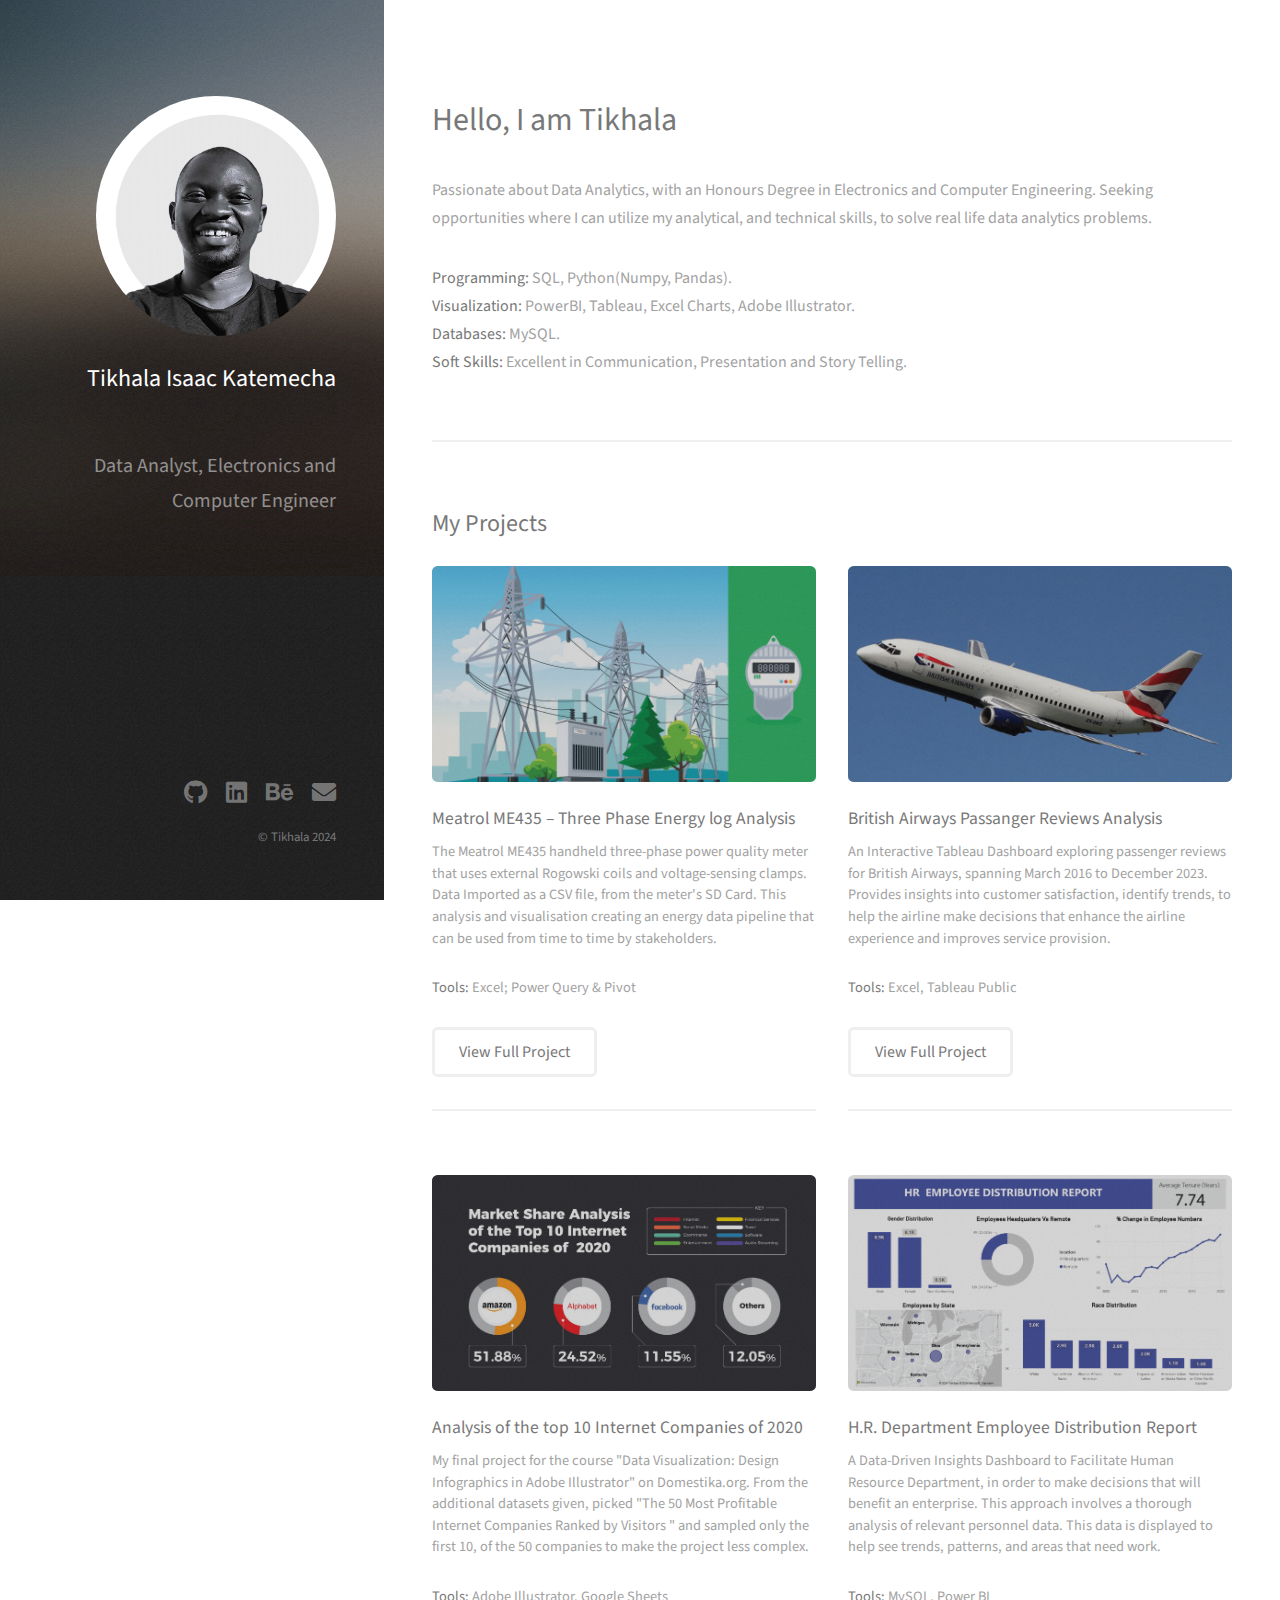
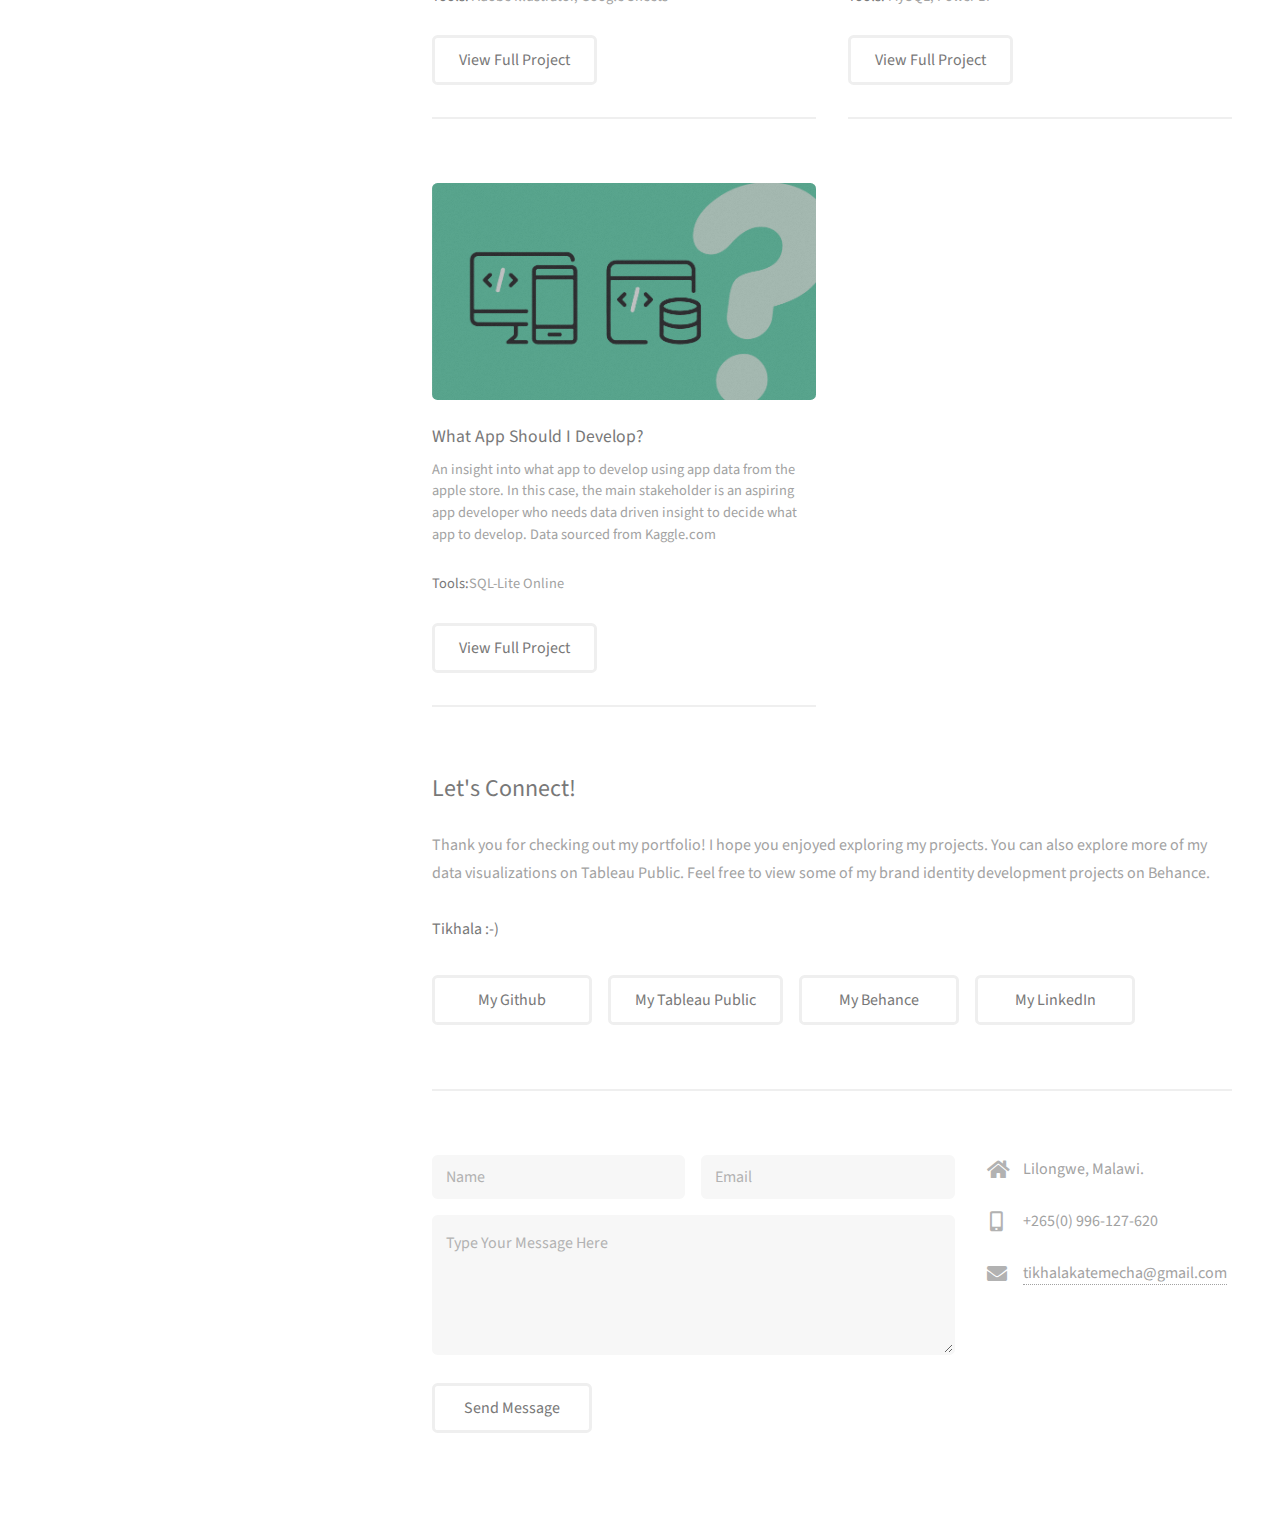
<file: index.html>
<!DOCTYPE HTML>
<!--
	Strata by HTML5 UP
	html5up.net | @ajlkn
	Free for personal and commercial use under the CCA 3.0 license (html5up.net/license)
-->
<html>
	<head>
		<title>Tikhala Portfolio</title>
		<meta charset="utf-8" />
		<meta name="viewport" content="width=device-width, initial-scale=1, user-scalable=no" />
		<link rel="stylesheet" href="assets/css/main.css" />
	</head>
	<body class="is-preload">

		<!-- Header -->
			<header id="header">
				<div class="inner">
					<a href="#" class="image avatar"><img src="images\Tikhala.jpg" alt="Display Profile Picture" /></a>
					<h2><strong>Tikhala Isaac Katemecha</strong> </h2><br><h1>Data Analyst, Electronics and Computer Engineer</h1>
				</div>
			</header>

		<!-- Main -->
			<div id="main">

				<!-- One -->
					<section id="one">
						<header class="major">
							<h2>Hello, I am Tikhala</h2>
						</header>
						<p>Passionate about Data Analytics, with an Honours Degree in Electronics and Computer Engineering. Seeking opportunities where I can utilize my analytical, and technical skills, to solve real life data analytics problems.</p>
						<p><strong>Programming: </strong>SQL, Python(Numpy, Pandas).<br>
						<strong>Visualization: </strong> PowerBI, Tableau, Excel Charts, Adobe Illustrator.<br>
						<strong>Databases:</strong> MySQL.<br>
						<strong>Soft Skills:</strong> Excellent in Communication, Presentation and Story Telling.</p>
					</section>

				<!-- Two -->
					<section id="two">
						<h2>My Projects</h2>
						<div class="row">
							<article class="col-6 col-12-xsmall work-item">
								<a class="image fit thumb"><img src="images/thumbs/Project5.png" alt="Project5 Thumbnail" /></a>
								<h3>Meatrol ME435 – Three Phase Energy log Analysis</h3>
								<p>The Meatrol ME435 handheld three-phase power quality meter that uses external Rogowski coils and voltage-sensing clamps. Data Imported as a CSV file, from the meter's SD Card. This analysis and visualisation creating an energy data pipeline that can be used from time to time by stakeholders.

								</p>
								<br>
								<p><strong>Tools:</strong> Excel; Power Query & Pivot</p>
								<br>
								<ul class="actions">
									<li><a href="project5.html" class="button">View Full Project</a></li>
								</ul>
								
								<hr>
							</article>
							<article class="col-6 col-12-xsmall work-item">
								<a class="image fit thumb"><img src="images/thumbs/Project4.png" alt="Project4 Thumbnail" /></a>
								<h3>British Airways Passanger Reviews Analysis</h3>
								<p>An Interactive Tableau Dashboard exploring passenger reviews for British Airways, spanning March 2016 to December 2023. Provides insights into customer satisfaction, identify trends, to help the airline make decisions that enhance the airline experience and improves service provision.
								</p>
								<br>
								<p><strong>Tools:</strong> Excel, Tableau Public</p>
								<br>
								<ul class="actions">
									<li><a href="project4.html" class="button">View Full Project</a></li>
								</ul><hr>
							</article>
							<article class="col-6 col-12-xsmall work-item">
								<a class="image fit thumb"><img src="images/thumbs/project1.jpg" alt="Project1 Thumbnail" /></a>
								<h3>Analysis of the top 10 Internet Companies of 2020</h3>
								<p>My final project for the course "Data Visualization: Design Infographics in Adobe Illustrator" on Domestika.org. From the additional datasets given, picked "The 50 Most Profitable Internet Companies Ranked by Visitors " and sampled only the first 10, of the 50 companies to make the project less complex.</p>
								<br>
								<p><strong>Tools:</strong> Adobe Illustrator, Google Sheets</p>
								<br>
								<ul class="actions">
									<li><a href="project1.html" class="button">View Full Project</a></li>
								</ul>
								
								<hr>
							</article>
							<article class="col-6 col-12-xsmall work-item">
								<a class="image fit thumb"><img src="images/thumbs/Project2.png" alt="Project2 Thumbnail" /></a>
								<h3>H.R. Department Employee Distribution Report</h3>
								<p>A Data-Driven Insights Dashboard to Facilitate Human Resource Department, in order to make decisions that will benefit an enterprise. This approach involves a thorough analysis of relevant personnel data. This data is displayed to help see trends, patterns, and areas that need work.</p>
								<br>
								<p><strong>Tools:</strong> MySQL, Power BI</p>
								<br>
								<ul class="actions">
									<li><a href="project2.html" class="button">View Full Project</a></li>
								</ul><hr>
							</article>
							<article class="col-6 col-12-xsmall work-item">
								<a class="image fit thumb"><img src="images/thumbs/project3.png" alt="Project2 Thumbnail" /></a>
								<h3>What App Should I Develop?</h3>
								<p>An insight into what app to develop using app data from the apple store. In this case, the main stakeholder is an aspiring app developer who needs data driven insight to decide what app to develop. Data sourced from Kaggle.com</p>
								<br>
								<p><strong>Tools:</strong>SQL-Lite Online</p>
								<br>
								<ul class="actions">
									<li><a href="project3.html" class="button">View Full Project</a></li>
								</ul><hr>
							</article>
							
						</div>
						<h2>Let's Connect!</h2>
						<p>Thank you for checking out my portfolio! I hope you enjoyed exploring my projects. You can also explore more of my data visualizations on Tableau Public. Feel free to view some of my brand identity development projects on Behance. <br><br><strong>Tikhala :-)</strong> </p>
						<ul class="actions">
							<li><a href="https://github.com/tikhala" class="button">My Github</a></li>
							<li><a href="https://public.tableau.com/app/profile/tikhalakatemecha
								" class="button">My Tableau Public</a></li>
							<li><a href="https://www.behance.net/tikhala" class="button">My Behance</a></li>
							<li><a href="www.linkedin.com/in/tikhalakatemecha" class="button">My LinkedIn</a></li>
						
						</ul>
					
					</section>

				<!-- Three -->
				<section id="three">
					<div class="row">
						<div class="col-8 col-12-small">
							<form method="post" action="mailto:tikhalakatemecha@gmail.com" enctype="multipart/form-data">
								<div class="row gtr-uniform gtr-50">
									<div class="col-6 col-12-xsmall"><input type="text" name="name" id="name" placeholder="Name" /></div>
									<div class="col-6 col-12-xsmall"><input type="email" name="email" id="email" placeholder="Email" /></div>
									<div class="col-12"><textarea name="message" id="message" placeholder="Type Your Message Here" rows="4"></textarea></div>
								</div> <br>
							<ul class="actions">
								<li><input type="submit" value="Send Message" /></li>
							</ul></form>
						</div>
						<div class="col-4 col-12-small">
							<ul class="labeled-icons">
								<li>
									<h3 class="icon solid fa-home"><span class="label">Address</span></h3>
									Lilongwe, Malawi.
								</li>
								<li>
									<h3 class="icon solid fa-mobile-alt"><span class="label">Phone</span></h3>
									+265(0) 996-127-620
								</li>
								<li>
									<h3 class="icon solid fa-envelope"><span class="label">Email</span></h3>
									<a href="#">tikhalakatemecha@gmail.com</a>
								</li>
							</ul>
						</div>
					</div>
				</section>
			</div>

		<!-- Footer -->
			<footer id="footer">
				<div class="inner">
					<ul class="icons">
						
						<li><a href="https://github.com/tikhala" class="icon brands fa-github"><span class="label">Github</span></a></li>
						<li><a href="www.linkedin.com/in/tikhalakatemecha" class="icon brands fa-linkedin"><span class="label">Linkedin</span></a></li>
						<li><a href="https://www.behance.net/tikhala" class="icon brands fa-behance"><span class="label"></span></a></li>
						<li><a href="tikhalakatemecha@gmail.com" class="icon solid fa-envelope"><span class="label">Email</span></a></li>
					</ul>
					<ul class="copyright">
						<li>&copy; Tikhala 2024</li>
					</ul>
				</div>
			</footer>

		<!-- Scripts -->
			<script src="assets/js/jquery.min.js"></script>
			<script src="assets/js/jquery.poptrox.min.js"></script>
			<script src="assets/js/browser.min.js"></script>
			<script src="assets/js/breakpoints.min.js"></script>
			<script src="assets/js/util.js"></script>
			<script src="assets/js/main.js"></script>

	</body>
</html>
</file>
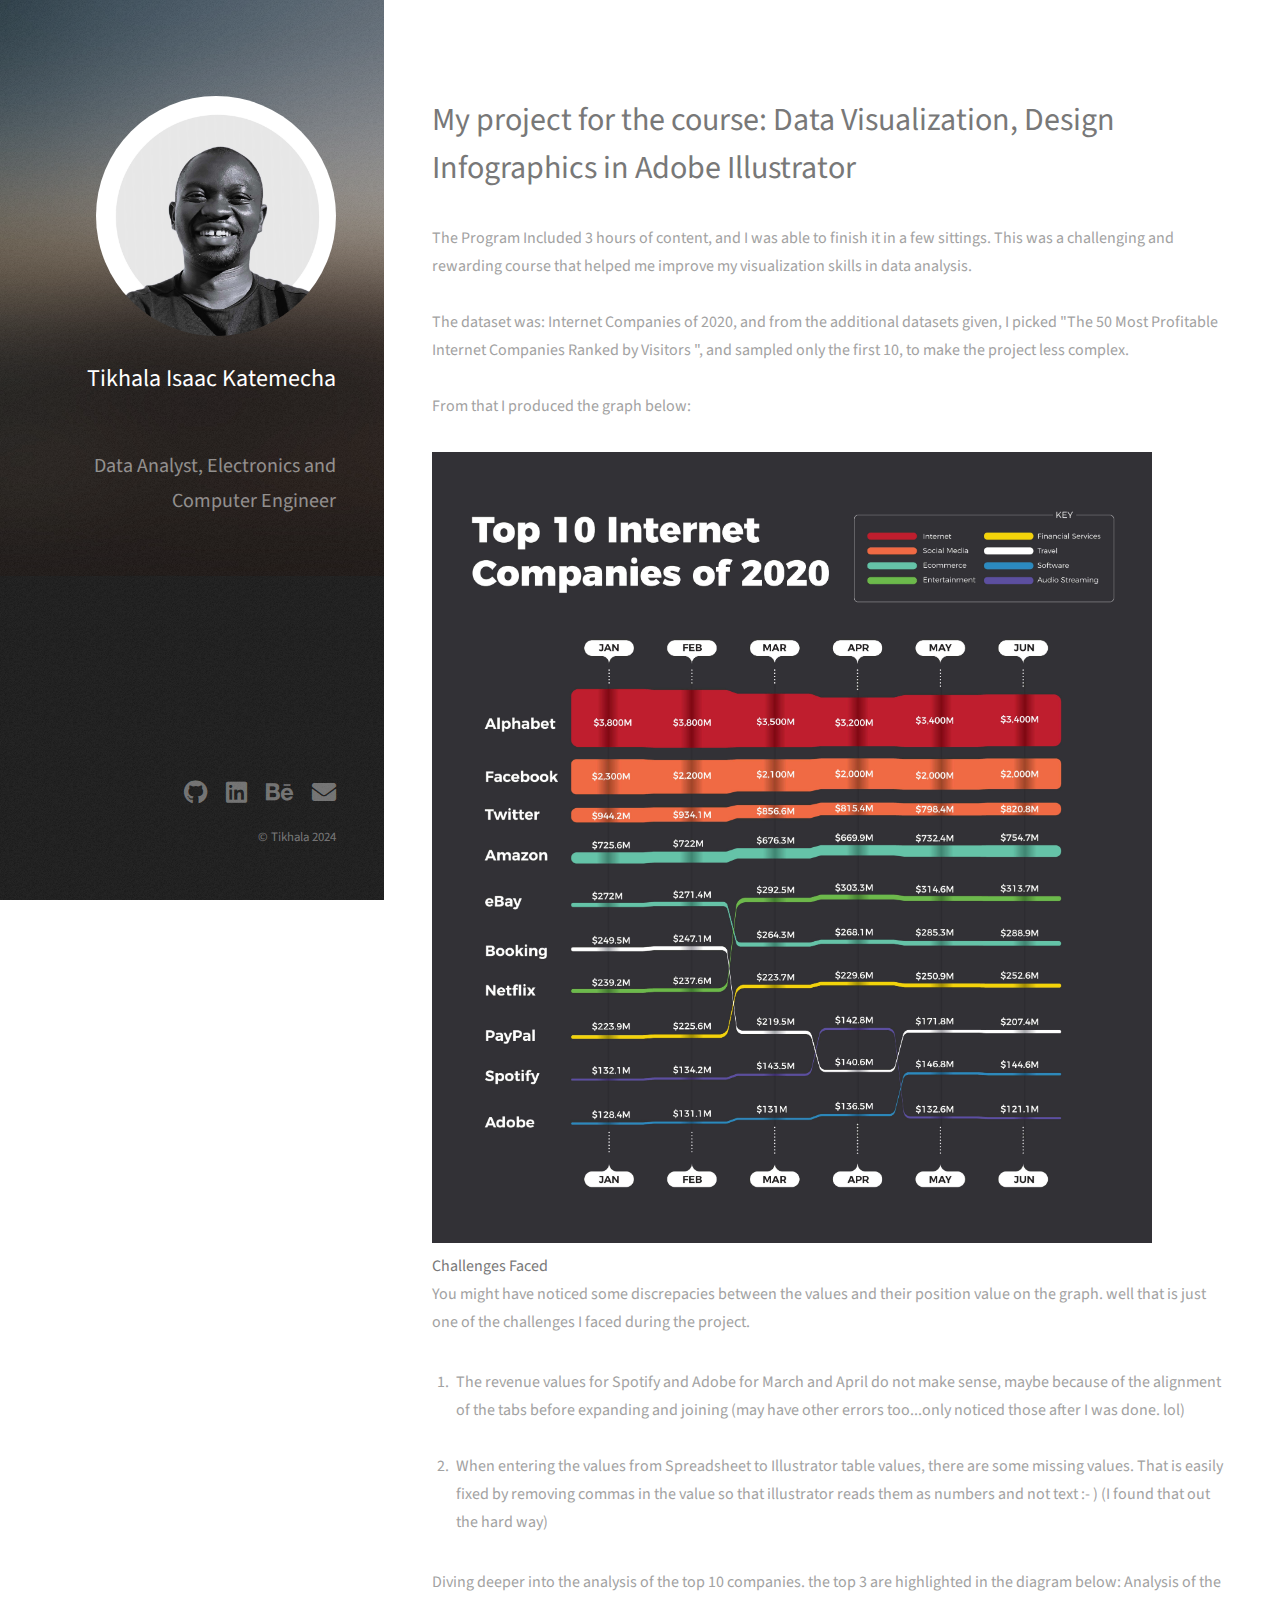
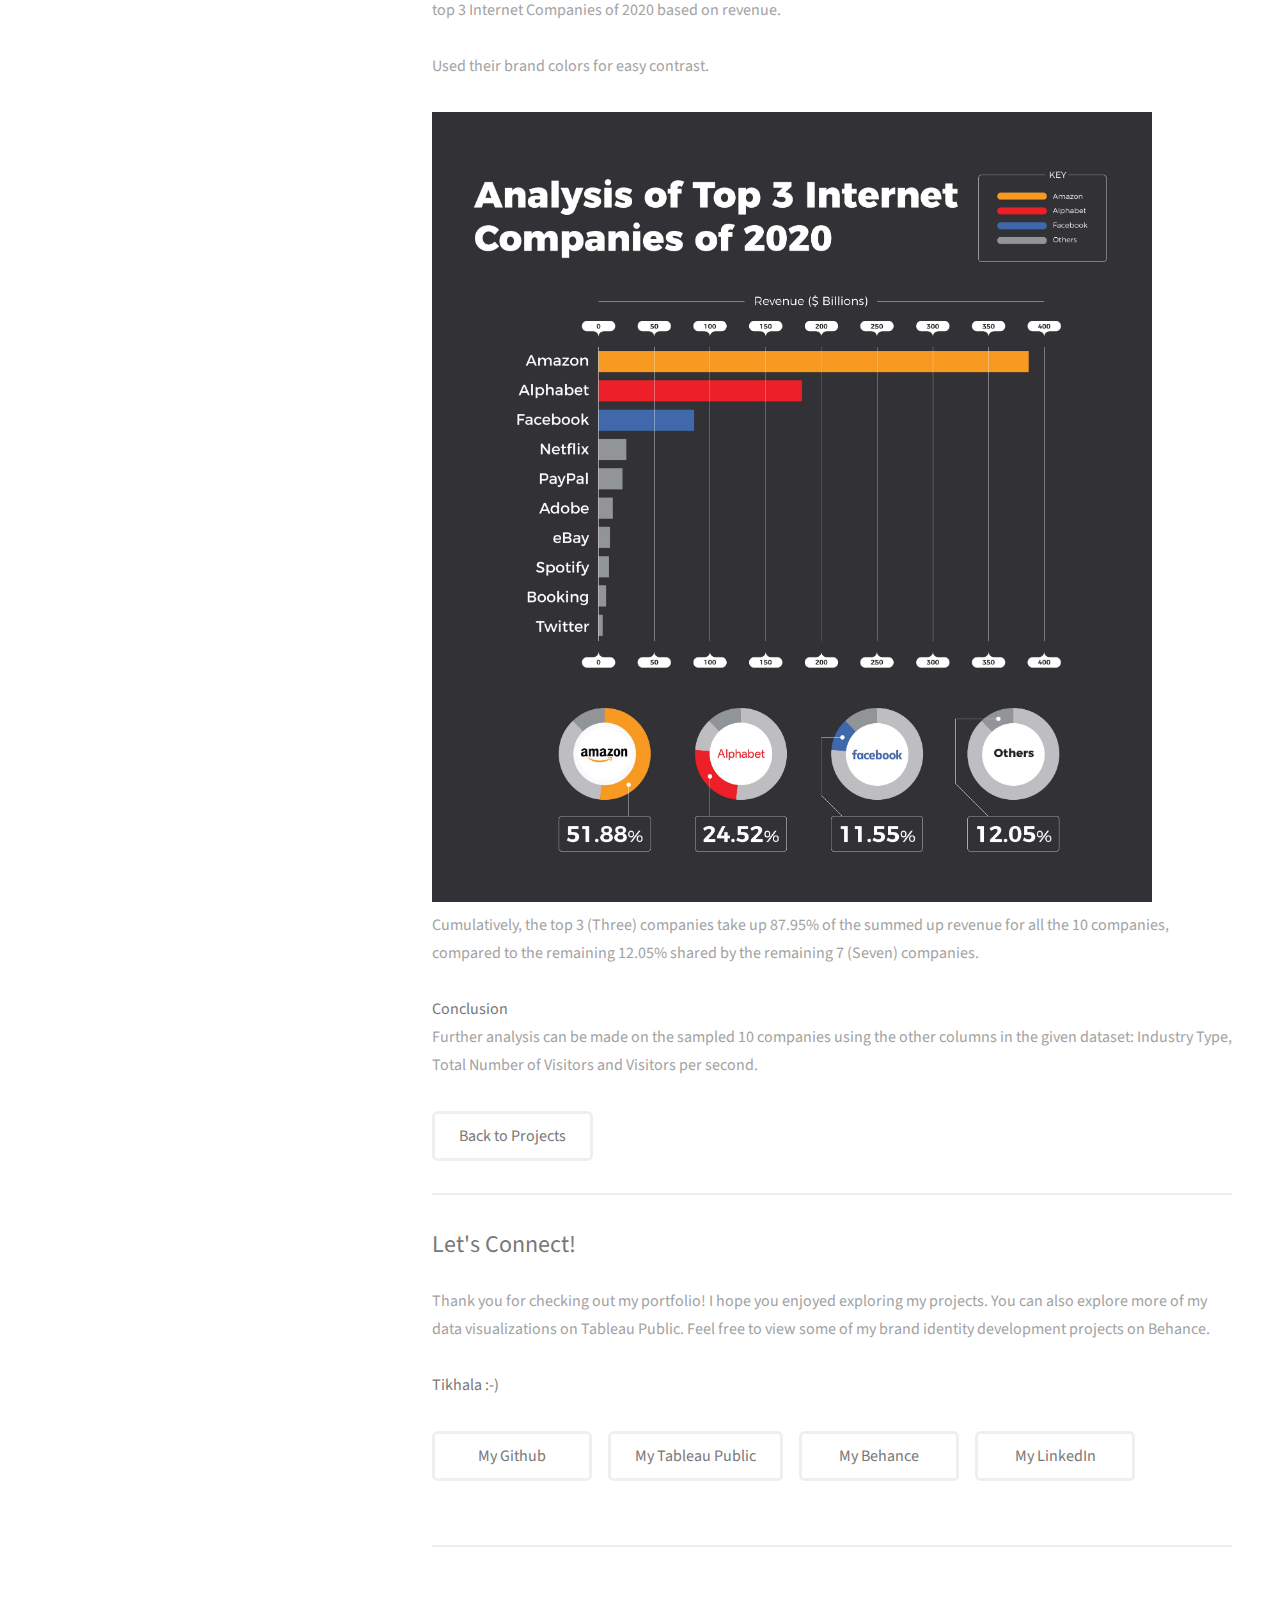
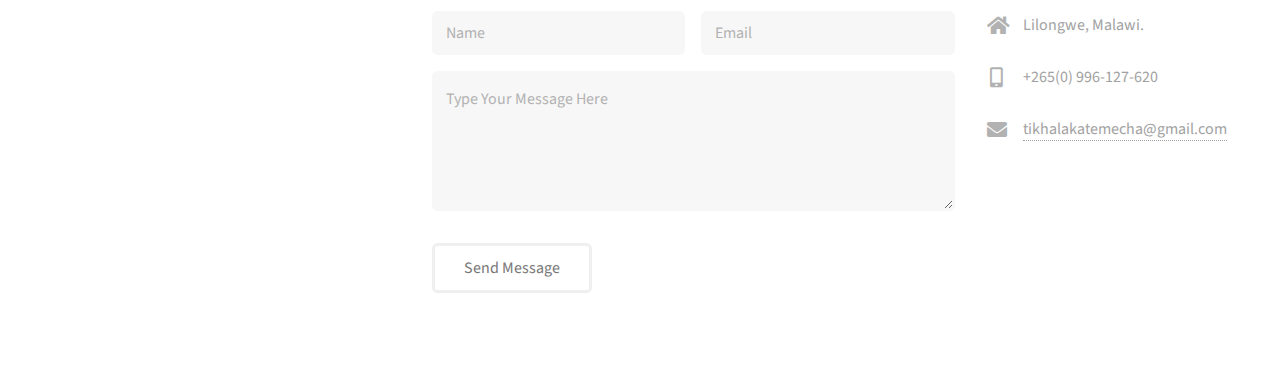
<file: project1.html>
<!DOCTYPE HTML>
<html>

<head>
    <title>Tikhala Portfolio</title>
    <meta charset="utf-8" />
    <meta name="viewport" content="width=device-width, initial-scale=1, user-scalable=no" />
    <link rel="stylesheet" href="assets/css/main.css" />
</head>

<body class="is-preload">

    <!-- Header -->
    <header id="header">
        <div class="inner">
            <a href="#" class="image avatar"><img src="images\Tikhala.jpg" alt="Display Profile Picture" /></a>
            <h2><strong>Tikhala Isaac Katemecha</strong> </h2><br><h1>Data Analyst, Electronics and Computer Engineer</h1>
        </div>
    </header>

    <!-- Main -->
    <div id="main">

        <!-- One -->
        <section id="one">
            <header class="major">
                <h2>My project for the course: Data Visualization, Design Infographics in Adobe Illustrator</h2>
            </header>
            <p>The Program Included 3 hours of content, and I was able to finish it in a few sittings. This was a challenging and rewarding course that helped me improve my visualization skills in data analysis.<br><br>The dataset was: Internet Companies of 2020, and from the additional datasets given, I picked "The 50 Most Profitable Internet Companies Ranked by Visitors
                ", and sampled only the first 10, to make the project less complex.<br><br>From that I produced
                the graph below:</p>
            <img src="project1images/project1.1.jpg"
                class="img-fluid ${3|rounded-top,rounded-right,rounded-bottom,rounded-left,rounded-circle,|}"
                width="90%" alt="DataVizProjectImage1">
            <p><strong>Challenges Faced</strong><br>
                You might have noticed some discrepacies between the values and their position value on the graph. well that is just one of the challenges I faced during the project.
                <ol>
                    <li>The revenue values for Spotify and Adobe for March and April do not make sense, maybe because of
                        the alignment of the tabs before expanding and joining
                        (may have other errors too...only noticed those after I was done. lol)</li><br>
                    <li>When entering the values from Spreadsheet to Illustrator table values, there are some missing
                        values. That is easily fixed by removing commas in the value so that illustrator reads them as
                        numbers and not text :-
                        ) (I found that out the hard way)</li>
                </ol>
                Diving deeper into the analysis of the top 10 companies. the top 3 are highlighted in the diagram below:
                Analysis of the top 3 Internet Companies of 2020 based on revenue.<br><br>Used their brand colors for easy contrast.

            </p>
            <img src="project1images/project1.2.jpg"
                class="img-fluid ${3|rounded-top,rounded-right,rounded-bottom,rounded-left,rounded-circle,|}"
                width="90%" alt="DataVizProjectImag2">
                <p>Cumulatively, the top 3 (Three) companies take up 87.95% of the summed up revenue for all the 10 companies, compared to the remaining 12.05% shared by the remaining 7 (Seven) companies.

                    <br><br><strong>Conclusion</strong><br>
                    Further analysis can be made on the sampled 10 companies using the other columns in the given dataset: Industry Type, Total Number of Visitors and Visitors per second.</p>
            <ul class="actions">
                <li><a href="index.html" class="button">Back to Projects</a></li>
            </ul> <hr>
            <h2>Let's Connect!</h2>
						<p>Thank you for checking out my portfolio! I hope you enjoyed exploring my projects. You can also explore more of my data visualizations on Tableau Public. Feel free to view some of my brand identity development projects on Behance. <br><br><strong>Tikhala :-)</strong> </p>
						<ul class="actions">
							<li><a href="https://github.com/tikhala" class="button">My Github</a></li>
							<li><a href="https://public.tableau.com/app/profile/tikhalakatemecha
								" class="button">My Tableau Public</a></li>
							<li><a href="https://www.behance.net/tikhala" class="button">My Behance</a></li>
							<li><a href="www.linkedin.com/in/tikhalakatemecha" class="button">My LinkedIn</a></li>
						
						</ul>
        </section>
        <!-- Three -->
        <section id="three">
            <div class="row">
                <div class="col-8 col-12-small">
                    <form method="post" action="mailto:tikhalakatemecha@gmail.com" enctype="multipart/form-data">
                        <div class="row gtr-uniform gtr-50">
                            <div class="col-6 col-12-xsmall"><input type="text" name="name" id="name" placeholder="Name" /></div>
                            <div class="col-6 col-12-xsmall"><input type="email" name="email" id="email" placeholder="Email" /></div>
                            <div class="col-12"><textarea name="message" id="message" placeholder="Type Your Message Here" rows="4"></textarea></div>
                        </div>
                    </form>
                    <ul class="actions">
                        <li><input type="submit" value="Send Message" /></li>
                    </ul>
                </div>
                <div class="col-4 col-12-small">
                    <ul class="labeled-icons">
                        <li>
                            <h3 class="icon solid fa-home"><span class="label">Address</span></h3>
                            Lilongwe, Malawi.
                        </li>
                        <li>
                            <h3 class="icon solid fa-mobile-alt"><span class="label">Phone</span></h3>
                            +265(0) 996-127-620
                        </li>
                        <li>
                            <h3 class="icon solid fa-envelope"><span class="label">Email</span></h3>
                            <a href="#">tikhalakatemecha@gmail.com</a>
                        </li>
                    </ul>
                </div>
            </div>
        </section>
    <!-- Footer -->
    <footer id="footer">
        <div class="inner">
            <ul class="icons">
						
                <li><a href="https://github.com/tikhala" class="icon brands fa-github"><span class="label">Github</span></a></li>
                <li><a href="www.linkedin.com/in/tikhalakatemecha" class="icon brands fa-linkedin"><span class="label">Linkedin</span></a></li>
                <li><a href="https://www.behance.net/tikhala" class="icon brands fa-behance"><span class="label"></span></a></li>
                <li><a href="tikhalakatemecha@gmail.com" class="icon solid fa-envelope"><span class="label">Email</span></a></li>
            </ul>
            <ul class="copyright">
                <li>&copy; Tikhala 2024</li>
            </ul>
        </div>
    </footer>

<!-- Scripts -->
    <script src="assets/js/jquery.min.js"></script>
    <script src="assets/js/jquery.poptrox.min.js"></script>
    <script src="assets/js/browser.min.js"></script>
    <script src="assets/js/breakpoints.min.js"></script>
    <script src="assets/js/util.js"></script>
    <script src="assets/js/main.js"></script>

</body>
</html>
</file>
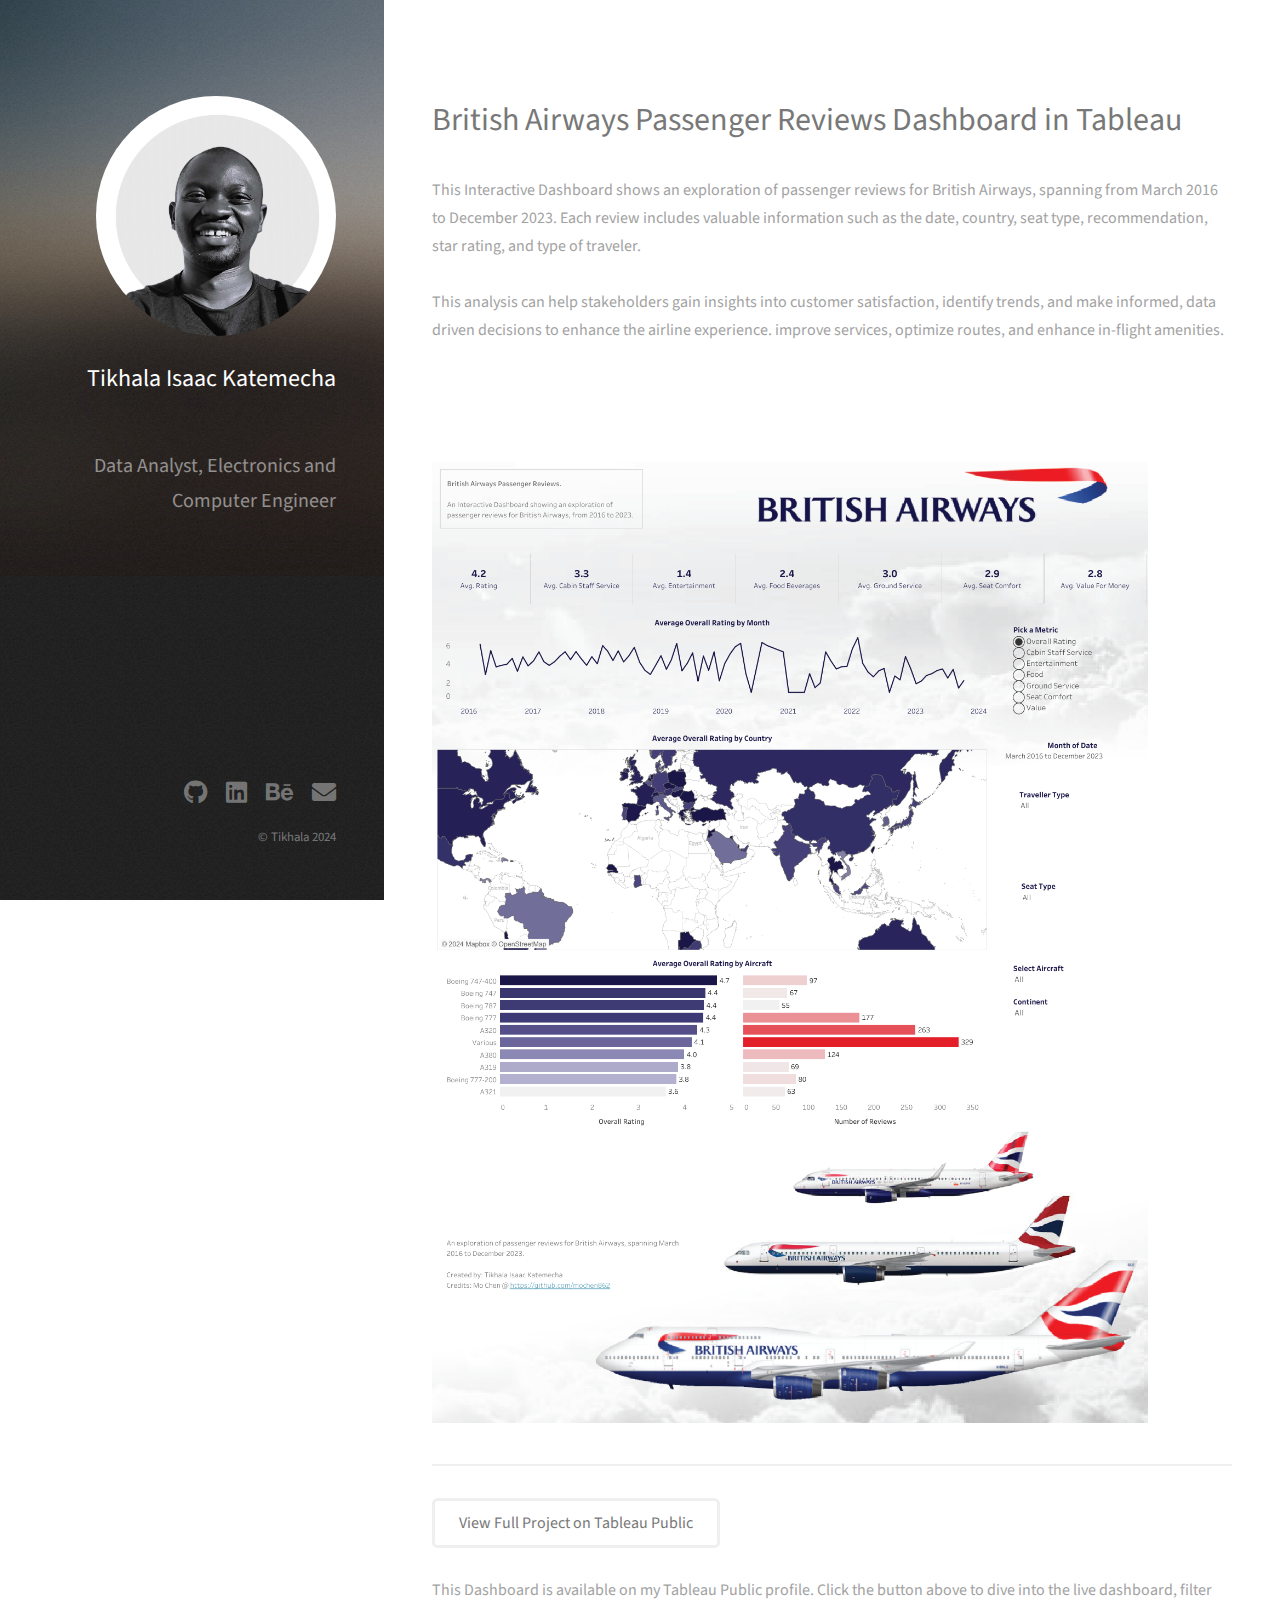
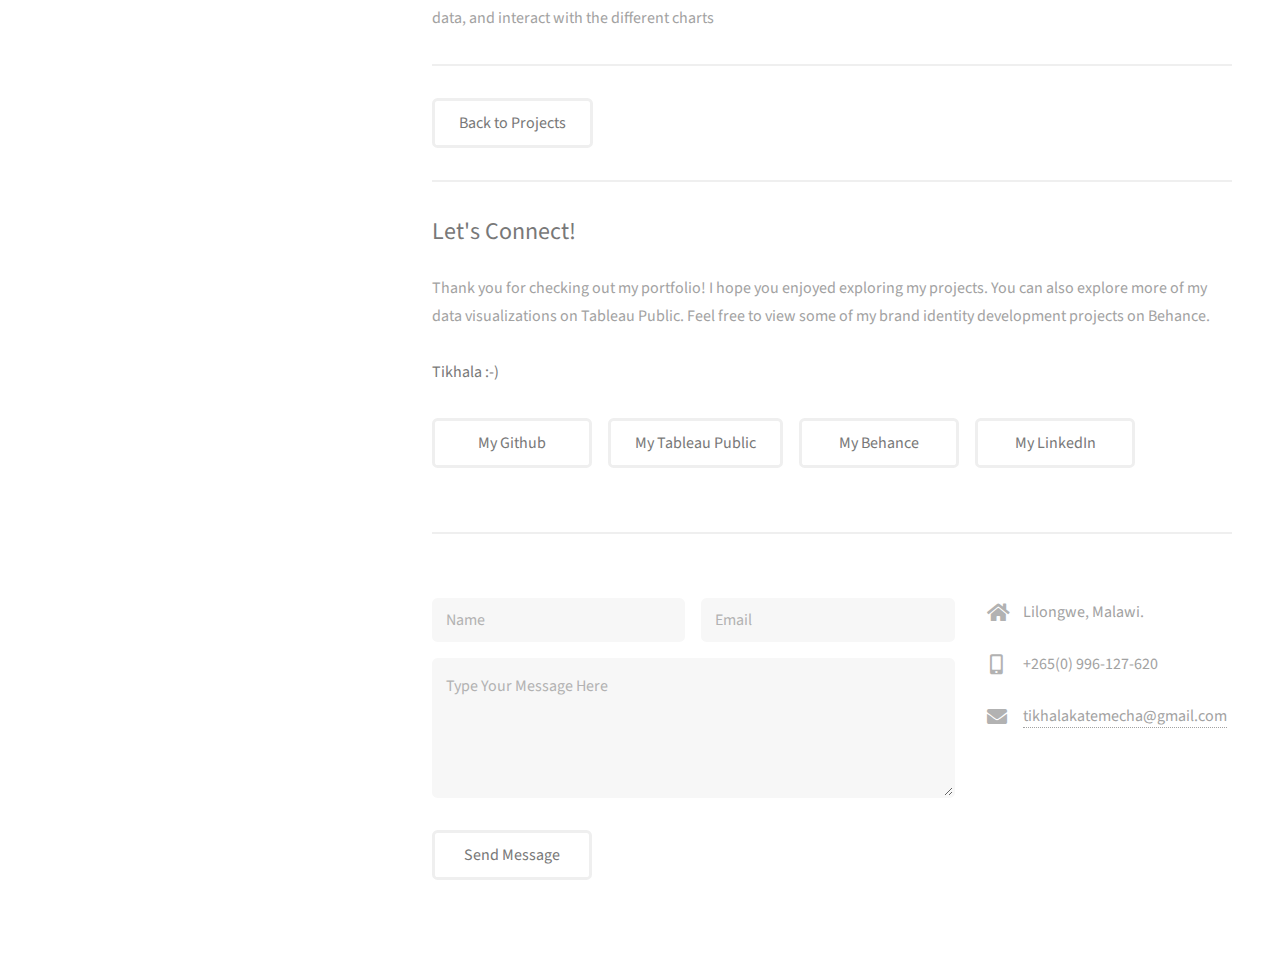
<file: project4.html>
<!DOCTYPE HTML>
<html>

<head>
    <title>Tikhala Portfolio</title>
    <meta charset="utf-8" />
    <meta name="viewport" content="width=device-width, initial-scale=1, user-scalable=no" />
    <link rel="stylesheet" href="assets/css/main.css" />
</head>

<body class="is-preload">

    <!-- Header -->
    <header id="header">
        <div class="inner">
            <a href="#" class="image avatar"><img src="images\Tikhala.jpg" alt="Display Profile Picture" /></a>
            <h2><strong>Tikhala Isaac Katemecha</strong> </h2><br><h1>Data Analyst, Electronics and Computer Engineer</h1>
        </div>
    </header>

    <!-- Main -->
    <div id="main">

        <!-- One -->
        <section id="one">
            <header class="major">
                <h2>British Airways Passenger Reviews Dashboard in Tableau</h2>
            </header>
            <p>This Interactive Dashboard shows an exploration of passenger reviews for British Airways, spanning from March 2016 to December 2023. Each review includes valuable information such as the date, country, seat type, recommendation, star rating, and type of traveler. <br><br>This analysis can help stakeholders gain insights into customer satisfaction, identify trends, and make informed, data driven decisions to enhance the airline experience. improve services, optimize routes, and  enhance in-flight amenities.</p><br>
            <img src="project4images/BritishAirwaysDashboard.png"
                class="img-fluid ${3|rounded-top,rounded-right,rounded-bottom,rounded-left,rounded-circle,|}"
                width="90%" alt="British Airways Dashboard">
            <hr>
            <a href="https://public.tableau.com/app/profile/tikhalakatemecha/viz/BritishAirwaysReviewsDashboard_17169908132880/BritishAirwaysDashboard" class="button">View Full Project on Tableau Public</a>
            <p><br>This Dashboard is available on my Tableau Public profile. Click the button above to dive into the live dashboard, filter data, and interact with the different charts</p>
            <hr>
           
            <ul class="actions">
                <li><a href="index.html" class="button">Back to Projects</a></li>
            </ul> <hr>
            <h2>Let's Connect!</h2>
						<p>Thank you for checking out my portfolio! I hope you enjoyed exploring my projects. You can also explore more of my data visualizations on Tableau Public. Feel free to view some of my brand identity development projects on Behance. <br><br><strong>Tikhala :-)</strong> </p>
						<ul class="actions">
							<li><a href="https://github.com/tikhala" class="button">My Github</a></li>
							<li><a href="https://public.tableau.com/app/profile/tikhalakatemecha
								" class="button">My Tableau Public</a></li>
							<li><a href="https://www.behance.net/tikhala" class="button">My Behance</a></li>
							<li><a href="www.linkedin.com/in/tikhalakatemecha" class="button">My LinkedIn</a></li>
						
						</ul>
        </section>
        <!-- Three -->
        <section id="three">
            <div class="row">
                <div class="col-8 col-12-small">
                    <form method="post" action="mailto:tikhalakatemecha@gmail.com" enctype="multipart/form-data">
                        <div class="row gtr-uniform gtr-50">
                            <div class="col-6 col-12-xsmall"><input type="text" name="name" id="name" placeholder="Name" /></div>
                            <div class="col-6 col-12-xsmall"><input type="email" name="email" id="email" placeholder="Email" /></div>
                            <div class="col-12"><textarea name="message" id="message" placeholder="Type Your Message Here" rows="4"></textarea></div>
                        </div>
                    </form>
                    <ul class="actions">
                        <li><input type="submit" value="Send Message" /></li>
                    </ul>
                </div>
                <div class="col-4 col-12-small">
                    <ul class="labeled-icons">
                        <li>
                            <h3 class="icon solid fa-home"><span class="label">Address</span></h3>
                            Lilongwe, Malawi.
                        </li>
                        <li>
                            <h3 class="icon solid fa-mobile-alt"><span class="label">Phone</span></h3>
                            +265(0) 996-127-620
                        </li>
                        <li>
                            <h3 class="icon solid fa-envelope"><span class="label">Email</span></h3>
                            <a href="#">tikhalakatemecha@gmail.com</a>
                        </li>
                    </ul>
                </div>
            </div>
        </section>
    <!-- Footer -->
    <footer id="footer">
        <div class="inner">
            <ul class="icons">
						
                <li><a href="https://github.com/tikhala" class="icon brands fa-github"><span class="label">Github</span></a></li>
                <li><a href="www.linkedin.com/in/tikhalakatemecha" class="icon brands fa-linkedin"><span class="label">Linkedin</span></a></li>
                <li><a href="https://www.behance.net/tikhala" class="icon brands fa-behance"><span class="label"></span></a></li>
                <li><a href="tikhalakatemecha@gmail.com" class="icon solid fa-envelope"><span class="label">Email</span></a></li>
            </ul>
            <ul class="copyright">
                <li>&copy; Tikhala 2024</li>
            </ul>
        </div>
    </footer>

<!-- Scripts -->
    <script src="assets/js/jquery.min.js"></script>
    <script src="assets/js/jquery.poptrox.min.js"></script>
    <script src="assets/js/browser.min.js"></script>
    <script src="assets/js/breakpoints.min.js"></script>
    <script src="assets/js/util.js"></script>
    <script src="assets/js/main.js"></script>

</div>
</body>
</html>
</file>
<file: assets/css/main.css>
@import url("fontawesome-all.min.css");
@import url("https://fonts.googleapis.com/css?family=Source+Sans+Pro:400,400italic");

/*
	Strata by HTML5 UP
	html5up.net | @ajlkn
	Free for personal and commercial use under the CCA 3.0 license (html5up.net/license)
*/

html, body, div, span, applet, object,
iframe, h1, h2, h3, h4, h5, h6, p, blockquote,
pre, a, abbr, acronym, address, big, cite,
code, del, dfn, em, img, ins, kbd, q, s, samp,
small, strike, strong, sub, sup, tt, var, b,
u, i, center, dl, dt, dd, ol, ul, li, fieldset,
form, label, legend, table, caption, tbody,
tfoot, thead, tr, th, td, article, aside,
canvas, details, embed, figure, figcaption,
footer, header, hgroup, menu, nav, output, ruby,
section, summary, time, mark, audio, video {
	margin: 0;
	padding: 0;
	border: 0;
	font-size: 100%;
	font: inherit;
	vertical-align: baseline;}

article, aside, details, figcaption, figure,
footer, header, hgroup, menu, nav, section {
	display: block;}

body {
	line-height: 1;
}

ol, ul {
	list-style: none;
}

blockquote, q {
	quotes: none;
}

	blockquote:before, blockquote:after, q:before, q:after {
		content: '';
		content: none;
	}

table {
	border-collapse: collapse;
	border-spacing: 0;
}

body {
	-webkit-text-size-adjust: none;
}

mark {
	background-color: transparent;
	color: inherit;
}

input::-moz-focus-inner {
	border: 0;
	padding: 0;
}

input, select, textarea {
	-moz-appearance: none;
	-webkit-appearance: none;
	-ms-appearance: none;
	appearance: none;
}

/* Basic */

	html {
		box-sizing: border-box;
	}

	*, *:before, *:after {
		box-sizing: inherit;
	}

	body {
		background: #fff;
	}

		body.is-preload *, body.is-preload *:before, body.is-preload *:after {
			-moz-animation: none !important;
			-webkit-animation: none !important;
			-ms-animation: none !important;
			animation: none !important;
			-moz-transition: none !important;
			-webkit-transition: none !important;
			-ms-transition: none !important;
			transition: none !important;
		}

	body, input, select, textarea {
		color: #a2a2a2;
		font-family: "Source Sans Pro", Helvetica, sans-serif;
		font-size: 16pt;
		font-weight: 400;
		line-height: 1.75em;
	}

	a {
		-moz-transition: color 0.2s ease-in-out, border-color 0.2s ease-in-out;
		-webkit-transition: color 0.2s ease-in-out, border-color 0.2s ease-in-out;
		-ms-transition: color 0.2s ease-in-out, border-color 0.2s ease-in-out;
		transition: color 0.2s ease-in-out, border-color 0.2s ease-in-out;
		border-bottom: dotted 1px;
		color: #6FAB43;
		text-decoration: none;
	}

		a:hover {
			border-bottom-color: transparent;
			color: #6FAB43 !important;
			text-decoration: none;
		}

	strong, b {
		color: #787878;
		font-weight: 400;
	}

	em, i {
		font-style: italic;
	}

	p {
		margin: 0 0 2em 0;
	}

	h1, h2, h3, h4, h5, h6 {
		color: #787878;
		font-weight: 400;
		line-height: 1em;
		margin: 0 0 1em 0;
	}

		h1 a, h2 a, h3 a, h4 a, h5 a, h6 a {
			color: inherit;
			text-decoration: none;
		}

	h1 {
		font-size: 2em;
		line-height: 1.5em;
	}

	h2 {
		font-size: 1.5em;
		line-height: 1.5em;
	}

	h3 {
		font-size: 1.25em;
		line-height: 1.5em;
	}

	h4 {
		font-size: 1.1em;
		line-height: 1.5em;
	}

	h5 {
		font-size: 0.9em;
		line-height: 1.5em;
	}

	h6 {
		font-size: 0.7em;
		line-height: 1.5em;
	}

	sub {
		font-size: 0.8em;
		position: relative;
		top: 0.5em;
	}

	sup {
		font-size: 0.8em;
		position: relative;
		top: -0.5em;
	}

	hr {
		border: 0;
		border-bottom: solid 2px #efefef;
		margin: 2em 0;
	}

		hr.major {
			margin: 3em 0;
		}

	blockquote {
		border-left: solid 6px #efefef;
		font-style: italic;
		margin: 0 0 2em 0;
		padding: 0.5em 0 0.5em 1.5em;
	}

	code {
		background: #f7f7f7;
		border-radius: 0.35em;
		border: solid 2px #efefef;
		font-family: "Courier New", monospace;
		font-size: 0.9em;
		margin: 0 0.25em;
		padding: 0.25em 0.65em;
	}

	pre {
		-webkit-overflow-scrolling: touch;
		font-family: "Courier New", monospace;
		font-size: 0.9em;
		margin: 0 0 2em 0;
	}

		pre code {
			display: block;
			line-height: 1.75em;
			padding: 1em 1.5em;
			overflow-x: auto;
		}

	.align-left {
		text-align: left;
	}

	.align-center {
		text-align: center;
	}

	.align-right {
		text-align: right;
	}

/* Container */

	.container {
		margin: 0 auto;
		max-width: calc(100% - 4em);
		width: 100%;
	}

		.container.xsmall {
			width: 25%;
		}

		.container.small {
			width: 50%;
		}

		.container.medium {
			width: 75%;
		}

		.container.large {
			width: 125%;
		}

		.container.xlarge {
			width: 150%;
		}

		.container.max {
			width: 100%;
		}

		@media screen and (max-width: 980px) {

			.container {
				width: 100% !important;
				max-width: 100% !important;
			}

		}

		@media screen and (max-width: 480px) {

			.container {
				max-width: calc(100% - 3em);
			}

		}

/* Row */

	.row {
		display: flex;
		flex-wrap: wrap;
		box-sizing: border-box;
		align-items: stretch;
	}

		.row > * {
			box-sizing: border-box;
		}

		.row.gtr-uniform > * > :last-child {
			margin-bottom: 0;
		}

		.row.aln-left {
			justify-content: flex-start;
		}

		.row.aln-center {
			justify-content: center;
		}

		.row.aln-right {
			justify-content: flex-end;
		}

		.row.aln-top {
			align-items: flex-start;
		}

		.row.aln-middle {
			align-items: center;
		}

		.row.aln-bottom {
			align-items: flex-end;
		}

		.row > .imp {
			order: -1;
		}

		.row > .col-1 {
			width: 8.33333%;
		}

		.row > .off-1 {
			margin-left: 8.33333%;
		}

		.row > .col-2 {
			width: 16.66667%;
		}

		.row > .off-2 {
			margin-left: 16.66667%;
		}

		.row > .col-3 {
			width: 25%;
		}

		.row > .off-3 {
			margin-left: 25%;
		}

		.row > .col-4 {
			width: 33.33333%;
		}

		.row > .off-4 {
			margin-left: 33.33333%;
		}

		.row > .col-5 {
			width: 41.66667%;
		}

		.row > .off-5 {
			margin-left: 41.66667%;
		}

		.row > .col-6 {
			width: 50%;
		}

		.row > .off-6 {
			margin-left: 50%;
		}

		.row > .col-7 {
			width: 58.33333%;
		}

		.row > .off-7 {
			margin-left: 58.33333%;
		}

		.row > .col-8 {
			width: 66.66667%;
		}

		.row > .off-8 {
			margin-left: 66.66667%;
		}

		.row > .col-9 {
			width: 75%;
		}

		.row > .off-9 {
			margin-left: 75%;
		}

		.row > .col-10 {
			width: 83.33333%;
		}

		.row > .off-10 {
			margin-left: 83.33333%;
		}

		.row > .col-11 {
			width: 91.66667%;
		}

		.row > .off-11 {
			margin-left: 91.66667%;
		}

		.row > .col-12 {
			width: 100%;
		}

		.row > .off-12 {
			margin-left: 100%;
		}

		.row.gtr-0 {
			margin-top: 0;
			margin-left: 0em;
		}

			.row.gtr-0 > * {
				padding: 0 0 0 0em;
			}

			.row.gtr-0.gtr-uniform {
				margin-top: 0em;
			}

				.row.gtr-0.gtr-uniform > * {
					padding-top: 0em;
				}

		.row.gtr-25 {
			margin-top: 0;
			margin-left: -0.625em;
		}

			.row.gtr-25 > * {
				padding: 0 0 0 0.625em;
			}

			.row.gtr-25.gtr-uniform {
				margin-top: -0.625em;
			}

				.row.gtr-25.gtr-uniform > * {
					padding-top: 0.625em;
				}

		.row.gtr-50 {
			margin-top: 0;
			margin-left: -1.25em;
		}

			.row.gtr-50 > * {
				padding: 0 0 0 1.25em;
			}

			.row.gtr-50.gtr-uniform {
				margin-top: -1.25em;
			}

				.row.gtr-50.gtr-uniform > * {
					padding-top: 1.25em;
				}

		.row {
			margin-top: 0;
			margin-left: -2.5em;
		}

			.row > * {
				padding: 0 0 0 2.5em;
			}

			.row.gtr-uniform {
				margin-top: -2.5em;
			}

				.row.gtr-uniform > * {
					padding-top: 2.5em;
				}

		.row.gtr-150 {
			margin-top: 0;
			margin-left: -3.75em;
		}

			.row.gtr-150 > * {
				padding: 0 0 0 3.75em;
			}

			.row.gtr-150.gtr-uniform {
				margin-top: -3.75em;
			}

				.row.gtr-150.gtr-uniform > * {
					padding-top: 3.75em;
				}

		.row.gtr-200 {
			margin-top: 0;
			margin-left: -5em;
		}

			.row.gtr-200 > * {
				padding: 0 0 0 5em;
			}

			.row.gtr-200.gtr-uniform {
				margin-top: -5em;
			}

				.row.gtr-200.gtr-uniform > * {
					padding-top: 5em;
				}

		@media screen and (max-width: 1800px) {

			.row {
				display: flex;
				flex-wrap: wrap;
				box-sizing: border-box;
				align-items: stretch;
			}

				.row > * {
					box-sizing: border-box;
				}

				.row.gtr-uniform > * > :last-child {
					margin-bottom: 0;
				}

				.row.aln-left {
					justify-content: flex-start;
				}

				.row.aln-center {
					justify-content: center;
				}

				.row.aln-right {
					justify-content: flex-end;
				}

				.row.aln-top {
					align-items: flex-start;
				}

				.row.aln-middle {
					align-items: center;
				}

				.row.aln-bottom {
					align-items: flex-end;
				}

				.row > .imp-xlarge {
					order: -1;
				}

				.row > .col-1-xlarge {
					width: 8.33333%;
				}

				.row > .off-1-xlarge {
					margin-left: 8.33333%;
				}

				.row > .col-2-xlarge {
					width: 16.66667%;
				}

				.row > .off-2-xlarge {
					margin-left: 16.66667%;
				}

				.row > .col-3-xlarge {
					width: 25%;
				}

				.row > .off-3-xlarge {
					margin-left: 25%;
				}

				.row > .col-4-xlarge {
					width: 33.33333%;
				}

				.row > .off-4-xlarge {
					margin-left: 33.33333%;
				}

				.row > .col-5-xlarge {
					width: 41.66667%;
				}

				.row > .off-5-xlarge {
					margin-left: 41.66667%;
				}

				.row > .col-6-xlarge {
					width: 50%;
				}

				.row > .off-6-xlarge {
					margin-left: 50%;
				}

				.row > .col-7-xlarge {
					width: 58.33333%;
				}

				.row > .off-7-xlarge {
					margin-left: 58.33333%;
				}

				.row > .col-8-xlarge {
					width: 66.66667%;
				}

				.row > .off-8-xlarge {
					margin-left: 66.66667%;
				}

				.row > .col-9-xlarge {
					width: 75%;
				}

				.row > .off-9-xlarge {
					margin-left: 75%;
				}

				.row > .col-10-xlarge {
					width: 83.33333%;
				}

				.row > .off-10-xlarge {
					margin-left: 83.33333%;
				}

				.row > .col-11-xlarge {
					width: 91.66667%;
				}

				.row > .off-11-xlarge {
					margin-left: 91.66667%;
				}

				.row > .col-12-xlarge {
					width: 100%;
				}

				.row > .off-12-xlarge {
					margin-left: 100%;
				}

				.row.gtr-0 {
					margin-top: 0;
					margin-left: 0em;
				}

					.row.gtr-0 > * {
						padding: 0 0 0 0em;
					}

					.row.gtr-0.gtr-uniform {
						margin-top: 0em;
					}

						.row.gtr-0.gtr-uniform > * {
							padding-top: 0em;
						}

				.row.gtr-25 {
					margin-top: 0;
					margin-left: -0.625em;
				}

					.row.gtr-25 > * {
						padding: 0 0 0 0.625em;
					}

					.row.gtr-25.gtr-uniform {
						margin-top: -0.625em;
					}

						.row.gtr-25.gtr-uniform > * {
							padding-top: 0.625em;
						}

				.row.gtr-50 {
					margin-top: 0;
					margin-left: -1.25em;
				}

					.row.gtr-50 > * {
						padding: 0 0 0 1.25em;
					}

					.row.gtr-50.gtr-uniform {
						margin-top: -1.25em;
					}

						.row.gtr-50.gtr-uniform > * {
							padding-top: 1.25em;
						}

				.row {
					margin-top: 0;
					margin-left: -2.5em;
				}

					.row > * {
						padding: 0 0 0 2.5em;
					}

					.row.gtr-uniform {
						margin-top: -2.5em;
					}

						.row.gtr-uniform > * {
							padding-top: 2.5em;
						}

				.row.gtr-150 {
					margin-top: 0;
					margin-left: -3.75em;
				}

					.row.gtr-150 > * {
						padding: 0 0 0 3.75em;
					}

					.row.gtr-150.gtr-uniform {
						margin-top: -3.75em;
					}

						.row.gtr-150.gtr-uniform > * {
							padding-top: 3.75em;
						}

				.row.gtr-200 {
					margin-top: 0;
					margin-left: -5em;
				}

					.row.gtr-200 > * {
						padding: 0 0 0 5em;
					}

					.row.gtr-200.gtr-uniform {
						margin-top: -5em;
					}

						.row.gtr-200.gtr-uniform > * {
							padding-top: 5em;
						}

		}

		@media screen and (max-width: 1280px) {

			.row {
				display: flex;
				flex-wrap: wrap;
				box-sizing: border-box;
				align-items: stretch;
			}

				.row > * {
					box-sizing: border-box;
				}

				.row.gtr-uniform > * > :last-child {
					margin-bottom: 0;
				}

				.row.aln-left {
					justify-content: flex-start;
				}

				.row.aln-center {
					justify-content: center;
				}

				.row.aln-right {
					justify-content: flex-end;
				}

				.row.aln-top {
					align-items: flex-start;
				}

				.row.aln-middle {
					align-items: center;
				}

				.row.aln-bottom {
					align-items: flex-end;
				}

				.row > .imp-large {
					order: -1;
				}

				.row > .col-1-large {
					width: 8.33333%;
				}

				.row > .off-1-large {
					margin-left: 8.33333%;
				}

				.row > .col-2-large {
					width: 16.66667%;
				}

				.row > .off-2-large {
					margin-left: 16.66667%;
				}

				.row > .col-3-large {
					width: 25%;
				}

				.row > .off-3-large {
					margin-left: 25%;
				}

				.row > .col-4-large {
					width: 33.33333%;
				}

				.row > .off-4-large {
					margin-left: 33.33333%;
				}

				.row > .col-5-large {
					width: 41.66667%;
				}

				.row > .off-5-large {
					margin-left: 41.66667%;
				}

				.row > .col-6-large {
					width: 50%;
				}

				.row > .off-6-large {
					margin-left: 50%;
				}

				.row > .col-7-large {
					width: 58.33333%;
				}

				.row > .off-7-large {
					margin-left: 58.33333%;
				}

				.row > .col-8-large {
					width: 66.66667%;
				}

				.row > .off-8-large {
					margin-left: 66.66667%;
				}

				.row > .col-9-large {
					width: 75%;
				}

				.row > .off-9-large {
					margin-left: 75%;
				}

				.row > .col-10-large {
					width: 83.33333%;
				}

				.row > .off-10-large {
					margin-left: 83.33333%;
				}

				.row > .col-11-large {
					width: 91.66667%;
				}

				.row > .off-11-large {
					margin-left: 91.66667%;
				}

				.row > .col-12-large {
					width: 100%;
				}

				.row > .off-12-large {
					margin-left: 100%;
				}

				.row.gtr-0 {
					margin-top: 0;
					margin-left: 0em;
				}

					.row.gtr-0 > * {
						padding: 0 0 0 0em;
					}

					.row.gtr-0.gtr-uniform {
						margin-top: 0em;
					}

						.row.gtr-0.gtr-uniform > * {
							padding-top: 0em;
						}

				.row.gtr-25 {
					margin-top: 0;
					margin-left: -0.5em;
				}

					.row.gtr-25 > * {
						padding: 0 0 0 0.5em;
					}

					.row.gtr-25.gtr-uniform {
						margin-top: -0.5em;
					}

						.row.gtr-25.gtr-uniform > * {
							padding-top: 0.5em;
						}

				.row.gtr-50 {
					margin-top: 0;
					margin-left: -1em;
				}

					.row.gtr-50 > * {
						padding: 0 0 0 1em;
					}

					.row.gtr-50.gtr-uniform {
						margin-top: -1em;
					}

						.row.gtr-50.gtr-uniform > * {
							padding-top: 1em;
						}

				.row {
					margin-top: 0;
					margin-left: -2em;
				}

					.row > * {
						padding: 0 0 0 2em;
					}

					.row.gtr-uniform {
						margin-top: -2em;
					}

						.row.gtr-uniform > * {
							padding-top: 2em;
						}

				.row.gtr-150 {
					margin-top: 0;
					margin-left: -3em;
				}

					.row.gtr-150 > * {
						padding: 0 0 0 3em;
					}

					.row.gtr-150.gtr-uniform {
						margin-top: -3em;
					}

						.row.gtr-150.gtr-uniform > * {
							padding-top: 3em;
						}

				.row.gtr-200 {
					margin-top: 0;
					margin-left: -4em;
				}

					.row.gtr-200 > * {
						padding: 0 0 0 4em;
					}

					.row.gtr-200.gtr-uniform {
						margin-top: -4em;
					}

						.row.gtr-200.gtr-uniform > * {
							padding-top: 4em;
						}

		}

		@media screen and (max-width: 980px) {

			.row {
				display: flex;
				flex-wrap: wrap;
				box-sizing: border-box;
				align-items: stretch;
			}

				.row > * {
					box-sizing: border-box;
				}

				.row.gtr-uniform > * > :last-child {
					margin-bottom: 0;
				}

				.row.aln-left {
					justify-content: flex-start;
				}

				.row.aln-center {
					justify-content: center;
				}

				.row.aln-right {
					justify-content: flex-end;
				}

				.row.aln-top {
					align-items: flex-start;
				}

				.row.aln-middle {
					align-items: center;
				}

				.row.aln-bottom {
					align-items: flex-end;
				}

				.row > .imp-medium {
					order: -1;
				}

				.row > .col-1-medium {
					width: 8.33333%;
				}

				.row > .off-1-medium {
					margin-left: 8.33333%;
				}

				.row > .col-2-medium {
					width: 16.66667%;
				}

				.row > .off-2-medium {
					margin-left: 16.66667%;
				}

				.row > .col-3-medium {
					width: 25%;
				}

				.row > .off-3-medium {
					margin-left: 25%;
				}

				.row > .col-4-medium {
					width: 33.33333%;
				}

				.row > .off-4-medium {
					margin-left: 33.33333%;
				}

				.row > .col-5-medium {
					width: 41.66667%;
				}

				.row > .off-5-medium {
					margin-left: 41.66667%;
				}

				.row > .col-6-medium {
					width: 50%;
				}

				.row > .off-6-medium {
					margin-left: 50%;
				}

				.row > .col-7-medium {
					width: 58.33333%;
				}

				.row > .off-7-medium {
					margin-left: 58.33333%;
				}

				.row > .col-8-medium {
					width: 66.66667%;
				}

				.row > .off-8-medium {
					margin-left: 66.66667%;
				}

				.row > .col-9-medium {
					width: 75%;
				}

				.row > .off-9-medium {
					margin-left: 75%;
				}

				.row > .col-10-medium {
					width: 83.33333%;
				}

				.row > .off-10-medium {
					margin-left: 83.33333%;
				}

				.row > .col-11-medium {
					width: 91.66667%;
				}

				.row > .off-11-medium {
					margin-left: 91.66667%;
				}

				.row > .col-12-medium {
					width: 100%;
				}

				.row > .off-12-medium {
					margin-left: 100%;
				}

				.row.gtr-0 {
					margin-top: 0;
					margin-left: 0em;
				}

					.row.gtr-0 > * {
						padding: 0 0 0 0em;
					}

					.row.gtr-0.gtr-uniform {
						margin-top: 0em;
					}

						.row.gtr-0.gtr-uniform > * {
							padding-top: 0em;
						}

				.row.gtr-25 {
					margin-top: 0;
					margin-left: -0.5em;
				}

					.row.gtr-25 > * {
						padding: 0 0 0 0.5em;
					}

					.row.gtr-25.gtr-uniform {
						margin-top: -0.5em;
					}

						.row.gtr-25.gtr-uniform > * {
							padding-top: 0.5em;
						}

				.row.gtr-50 {
					margin-top: 0;
					margin-left: -1em;
				}

					.row.gtr-50 > * {
						padding: 0 0 0 1em;
					}

					.row.gtr-50.gtr-uniform {
						margin-top: -1em;
					}

						.row.gtr-50.gtr-uniform > * {
							padding-top: 1em;
						}

				.row {
					margin-top: 0;
					margin-left: -2em;
				}

					.row > * {
						padding: 0 0 0 2em;
					}

					.row.gtr-uniform {
						margin-top: -2em;
					}

						.row.gtr-uniform > * {
							padding-top: 2em;
						}

				.row.gtr-150 {
					margin-top: 0;
					margin-left: -3em;
				}

					.row.gtr-150 > * {
						padding: 0 0 0 3em;
					}

					.row.gtr-150.gtr-uniform {
						margin-top: -3em;
					}

						.row.gtr-150.gtr-uniform > * {
							padding-top: 3em;
						}

				.row.gtr-200 {
					margin-top: 0;
					margin-left: -4em;
				}

					.row.gtr-200 > * {
						padding: 0 0 0 4em;
					}

					.row.gtr-200.gtr-uniform {
						margin-top: -4em;
					}

						.row.gtr-200.gtr-uniform > * {
							padding-top: 4em;
						}

		}

		@media screen and (max-width: 736px) {

			.row {
				display: flex;
				flex-wrap: wrap;
				box-sizing: border-box;
				align-items: stretch;
			}

				.row > * {
					box-sizing: border-box;
				}

				.row.gtr-uniform > * > :last-child {
					margin-bottom: 0;
				}

				.row.aln-left {
					justify-content: flex-start;
				}

				.row.aln-center {
					justify-content: center;
				}

				.row.aln-right {
					justify-content: flex-end;
				}

				.row.aln-top {
					align-items: flex-start;
				}

				.row.aln-middle {
					align-items: center;
				}

				.row.aln-bottom {
					align-items: flex-end;
				}

				.row > .imp-small {
					order: -1;
				}

				.row > .col-1-small {
					width: 8.33333%;
				}

				.row > .off-1-small {
					margin-left: 8.33333%;
				}

				.row > .col-2-small {
					width: 16.66667%;
				}

				.row > .off-2-small {
					margin-left: 16.66667%;
				}

				.row > .col-3-small {
					width: 25%;
				}

				.row > .off-3-small {
					margin-left: 25%;
				}

				.row > .col-4-small {
					width: 33.33333%;
				}

				.row > .off-4-small {
					margin-left: 33.33333%;
				}

				.row > .col-5-small {
					width: 41.66667%;
				}

				.row > .off-5-small {
					margin-left: 41.66667%;
				}

				.row > .col-6-small {
					width: 50%;
				}

				.row > .off-6-small {
					margin-left: 50%;
				}

				.row > .col-7-small {
					width: 58.33333%;
				}

				.row > .off-7-small {
					margin-left: 58.33333%;
				}

				.row > .col-8-small {
					width: 66.66667%;
				}

				.row > .off-8-small {
					margin-left: 66.66667%;
				}

				.row > .col-9-small {
					width: 75%;
				}

				.row > .off-9-small {
					margin-left: 75%;
				}

				.row > .col-10-small {
					width: 83.33333%;
				}

				.row > .off-10-small {
					margin-left: 83.33333%;
				}

				.row > .col-11-small {
					width: 91.66667%;
				}

				.row > .off-11-small {
					margin-left: 91.66667%;
				}

				.row > .col-12-small {
					width: 100%;
				}

				.row > .off-12-small {
					margin-left: 100%;
				}

				.row.gtr-0 {
					margin-top: 0;
					margin-left: 0em;
				}

					.row.gtr-0 > * {
						padding: 0 0 0 0em;
					}

					.row.gtr-0.gtr-uniform {
						margin-top: 0em;
					}

						.row.gtr-0.gtr-uniform > * {
							padding-top: 0em;
						}

				.row.gtr-25 {
					margin-top: 0;
					margin-left: -0.375em;
				}

					.row.gtr-25 > * {
						padding: 0 0 0 0.375em;
					}

					.row.gtr-25.gtr-uniform {
						margin-top: -0.375em;
					}

						.row.gtr-25.gtr-uniform > * {
							padding-top: 0.375em;
						}

				.row.gtr-50 {
					margin-top: 0;
					margin-left: -0.75em;
				}

					.row.gtr-50 > * {
						padding: 0 0 0 0.75em;
					}

					.row.gtr-50.gtr-uniform {
						margin-top: -0.75em;
					}

						.row.gtr-50.gtr-uniform > * {
							padding-top: 0.75em;
						}

				.row {
					margin-top: 0;
					margin-left: -1.5em;
				}

					.row > * {
						padding: 0 0 0 1.5em;
					}

					.row.gtr-uniform {
						margin-top: -1.5em;
					}

						.row.gtr-uniform > * {
							padding-top: 1.5em;
						}

				.row.gtr-150 {
					margin-top: 0;
					margin-left: -2.25em;
				}

					.row.gtr-150 > * {
						padding: 0 0 0 2.25em;
					}

					.row.gtr-150.gtr-uniform {
						margin-top: -2.25em;
					}

						.row.gtr-150.gtr-uniform > * {
							padding-top: 2.25em;
						}

				.row.gtr-200 {
					margin-top: 0;
					margin-left: -3em;
				}

					.row.gtr-200 > * {
						padding: 0 0 0 3em;
					}

					.row.gtr-200.gtr-uniform {
						margin-top: -3em;
					}

						.row.gtr-200.gtr-uniform > * {
							padding-top: 3em;
						}

		}

		@media screen and (max-width: 480px) {

			.row {
				display: flex;
				flex-wrap: wrap;
				box-sizing: border-box;
				align-items: stretch;
			}

				.row > * {
					box-sizing: border-box;
				}

				.row.gtr-uniform > * > :last-child {
					margin-bottom: 0;
				}

				.row.aln-left {
					justify-content: flex-start;
				}

				.row.aln-center {
					justify-content: center;
				}

				.row.aln-right {
					justify-content: flex-end;
				}

				.row.aln-top {
					align-items: flex-start;
				}

				.row.aln-middle {
					align-items: center;
				}

				.row.aln-bottom {
					align-items: flex-end;
				}

				.row > .imp-xsmall {
					order: -1;
				}

				.row > .col-1-xsmall {
					width: 8.33333%;
				}

				.row > .off-1-xsmall {
					margin-left: 8.33333%;
				}

				.row > .col-2-xsmall {
					width: 16.66667%;
				}

				.row > .off-2-xsmall {
					margin-left: 16.66667%;
				}

				.row > .col-3-xsmall {
					width: 25%;
				}

				.row > .off-3-xsmall {
					margin-left: 25%;
				}

				.row > .col-4-xsmall {
					width: 33.33333%;
				}

				.row > .off-4-xsmall {
					margin-left: 33.33333%;
				}

				.row > .col-5-xsmall {
					width: 41.66667%;
				}

				.row > .off-5-xsmall {
					margin-left: 41.66667%;
				}

				.row > .col-6-xsmall {
					width: 50%;
				}

				.row > .off-6-xsmall {
					margin-left: 50%;
				}

				.row > .col-7-xsmall {
					width: 58.33333%;
				}

				.row > .off-7-xsmall {
					margin-left: 58.33333%;
				}

				.row > .col-8-xsmall {
					width: 66.66667%;
				}

				.row > .off-8-xsmall {
					margin-left: 66.66667%;
				}

				.row > .col-9-xsmall {
					width: 75%;
				}

				.row > .off-9-xsmall {
					margin-left: 75%;
				}

				.row > .col-10-xsmall {
					width: 83.33333%;
				}

				.row > .off-10-xsmall {
					margin-left: 83.33333%;
				}

				.row > .col-11-xsmall {
					width: 91.66667%;
				}

				.row > .off-11-xsmall {
					margin-left: 91.66667%;
				}

				.row > .col-12-xsmall {
					width: 100%;
				}

				.row > .off-12-xsmall {
					margin-left: 100%;
				}

				.row.gtr-0 {
					margin-top: 0;
					margin-left: 0em;
				}

					.row.gtr-0 > * {
						padding: 0 0 0 0em;
					}

					.row.gtr-0.gtr-uniform {
						margin-top: 0em;
					}

						.row.gtr-0.gtr-uniform > * {
							padding-top: 0em;
						}

				.row.gtr-25 {
					margin-top: 0;
					margin-left: -0.375em;
				}

					.row.gtr-25 > * {
						padding: 0 0 0 0.375em;
					}

					.row.gtr-25.gtr-uniform {
						margin-top: -0.375em;
					}

						.row.gtr-25.gtr-uniform > * {
							padding-top: 0.375em;
						}

				.row.gtr-50 {
					margin-top: 0;
					margin-left: -0.75em;
				}

					.row.gtr-50 > * {
						padding: 0 0 0 0.75em;
					}

					.row.gtr-50.gtr-uniform {
						margin-top: -0.75em;
					}

						.row.gtr-50.gtr-uniform > * {
							padding-top: 0.75em;
						}

				.row {
					margin-top: 0;
					margin-left: -1.5em;
				}

					.row > * {
						padding: 0 0 0 1.5em;
					}

					.row.gtr-uniform {
						margin-top: -1.5em;
					}

						.row.gtr-uniform > * {
							padding-top: 1.5em;
						}

				.row.gtr-150 {
					margin-top: 0;
					margin-left: -2.25em;
				}

					.row.gtr-150 > * {
						padding: 0 0 0 2.25em;
					}

					.row.gtr-150.gtr-uniform {
						margin-top: -2.25em;
					}

						.row.gtr-150.gtr-uniform > * {
							padding-top: 2.25em;
						}

				.row.gtr-200 {
					margin-top: 0;
					margin-left: -3em;
				}

					.row.gtr-200 > * {
						padding: 0 0 0 3em;
					}

					.row.gtr-200.gtr-uniform {
						margin-top: -3em;
					}

						.row.gtr-200.gtr-uniform > * {
							padding-top: 3em;
						}

		}

/* Section/Article */

	section.special, article.special {
		text-align: center;
	}

	header p {
		color: #b2b2b2;
		position: relative;
		margin: 0 0 1.5em 0;
	}

	header h2 + p {
		font-size: 1.25em;
		margin-top: -1em;
		line-height: 1.5em;
	}

	header h3 + p {
		font-size: 1.1em;
		margin-top: -0.8em;
		line-height: 1.5em;
	}

	header h4 + p,
	header h5 + p,
	header h6 + p {
		font-size: 0.9em;
		margin-top: -0.6em;
		line-height: 1.5em;
	}

	header.major h2 {
		font-size: 2em;
	}

/* Form */

	form {
		margin: 0 0 2em 0;
	}

	label {
		color: #787878;
		display: block;
		font-size: 0.9em;
		font-weight: 400;
		margin: 0 0 1em 0;
	}

	input[type="text"],
	input[type="password"],
	input[type="email"],
	select,
	textarea {
		-moz-appearance: none;
		-webkit-appearance: none;
		-ms-appearance: none;
		appearance: none;
		background: #f7f7f7;
		border-radius: 0.35em;
		border: solid 2px transparent;
		color: inherit;
		display: block;
		outline: 0;
		padding: 0 0.75em;
		text-decoration: none;
		width: 100%;
	}

		input[type="text"]:invalid,
		input[type="password"]:invalid,
		input[type="email"]:invalid,
		select:invalid,
		textarea:invalid {
			box-shadow: none;
		}

		input[type="text"]:focus,
		input[type="password"]:focus,
		input[type="email"]:focus,
		select:focus,
		textarea:focus {
			border-color: #6FAB43;
		}

	select {
		background-image: url("data:image/svg+xml;charset=utf8,%3Csvg xmlns='http://www.w3.org/2000/svg' width='40' height='40' preserveAspectRatio='none' viewBox='0 0 40 40'%3E%3Cpath d='M9.4,12.3l10.4,10.4l10.4-10.4c0.2-0.2,0.5-0.4,0.9-0.4c0.3,0,0.6,0.1,0.9,0.4l3.3,3.3c0.2,0.2,0.4,0.5,0.4,0.9 c0,0.4-0.1,0.6-0.4,0.9L20.7,31.9c-0.2,0.2-0.5,0.4-0.9,0.4c-0.3,0-0.6-0.1-0.9-0.4L4.3,17.3c-0.2-0.2-0.4-0.5-0.4-0.9 c0-0.4,0.1-0.6,0.4-0.9l3.3-3.3c0.2-0.2,0.5-0.4,0.9-0.4S9.1,12.1,9.4,12.3z' fill='%23dfdfdf' /%3E%3C/svg%3E");
		background-size: 1.25rem;
		background-repeat: no-repeat;
		background-position: calc(100% - 1rem) center;
		height: 2.75em;
		padding-right: 2.75em;
		text-overflow: ellipsis;
	}

		select option {
			color: #787878;
			background: #fff;
		}

		select:focus::-ms-value {
			background-color: transparent;
		}

		select::-ms-expand {
			display: none;
		}

	input[type="text"],
	input[type="password"],
	input[type="email"],
	select {
		height: 2.75em;
	}

	textarea {
		padding: 0.75em;
	}

	input[type="checkbox"],
	input[type="radio"] {
		-moz-appearance: none;
		-webkit-appearance: none;
		-ms-appearance: none;
		appearance: none;
		display: block;
		float: left;
		margin-right: -2em;
		opacity: 0;
		width: 1em;
		z-index: -1;
	}

		input[type="checkbox"] + label,
		input[type="radio"] + label {
			text-decoration: none;
			color: #a2a2a2;
			cursor: pointer;
			display: inline-block;
			font-size: 1em;
			font-weight: 400;
			padding-left: 2.4em;
			padding-right: 0.75em;
			position: relative;
		}

			input[type="checkbox"] + label:before,
			input[type="radio"] + label:before {
				-moz-osx-font-smoothing: grayscale;
				-webkit-font-smoothing: antialiased;
				display: inline-block;
				font-style: normal;
				font-variant: normal;
				text-rendering: auto;
				line-height: 1;
				text-transform: none !important;
				font-family: 'Font Awesome 5 Free';
				font-weight: 900;
			}

			input[type="checkbox"] + label:before,
			input[type="radio"] + label:before {
				background: #f7f7f7;
				border-radius: 0.35em;
				border: solid 2px transparent;
				content: '';
				display: inline-block;
				font-size: 0.8em;
				height: 2.0625em;
				left: 0;
				line-height: 1.85625em;
				position: absolute;
				text-align: center;
				top: 0;
				width: 2.0625em;
			}

		input[type="checkbox"]:checked + label:before,
		input[type="radio"]:checked + label:before {
			background: #787878;
			border-color: #787878;
			color: #fff;
			content: '\f00c';
		}

		input[type="checkbox"]:focus + label:before,
		input[type="radio"]:focus + label:before {
			border-color: #6FAB43;
		}

	input[type="checkbox"] + label:before {
		border-radius: 0.35em;
	}

	input[type="radio"] + label:before {
		border-radius: 100%;
	}

	::-webkit-input-placeholder {
		color: #b2b2b2 !important;
		opacity: 1.0;
	}

	:-moz-placeholder {
		color: #b2b2b2 !important;
		opacity: 1.0;
	}

	::-moz-placeholder {
		color: #b2b2b2 !important;
		opacity: 1.0;
	}

	:-ms-input-placeholder {
		color: #b2b2b2 !important;
		opacity: 1.0;
	}

/* Box */

	.box {
		border-radius: 0.35em;
		border: solid 2px #efefef;
		margin-bottom: 2em;
		padding: 1.5em;
	}

		.box > :last-child,
		.box > :last-child > :last-child,
		.box > :last-child > :last-child > :last-child {
			margin-bottom: 0;
		}

		.box.alt {
			border: 0;
			border-radius: 0;
			padding: 0;
		}

/* Icon */

	.icon {
		text-decoration: none;
		border-bottom: none;
		position: relative;
	}

		.icon:before {
			-moz-osx-font-smoothing: grayscale;
			-webkit-font-smoothing: antialiased;
			display: inline-block;
			font-style: normal;
			font-variant: normal;
			text-rendering: auto;
			line-height: 1;
			text-transform: none !important;
			font-family: 'Font Awesome 5 Free';
			font-weight: 400;
		}

		.icon > .label {
			display: none;
		}

		.icon:before {
			line-height: inherit;
		}

		.icon.solid:before {
			font-weight: 900;
		}

		.icon.brands:before {
			font-family: 'Font Awesome 5 Brands';
		}

/* Image */

	.image {
		border-radius: 0.35em;
		border: 0;
		display: inline-block;
		position: relative;
	}

		.image:before {
			-moz-transition: opacity 0.2s ease-in-out;
			-webkit-transition: opacity 0.2s ease-in-out;
			-ms-transition: opacity 0.2s ease-in-out;
			transition: opacity 0.2s ease-in-out;
			background: url("images/overlay.png");
			border-radius: 0.35em;
			content: '';
			display: block;
			height: 100%;
			left: 0;
			opacity: 0.5;
			position: absolute;
			top: 0;
			width: 100%;
		}

		.image img {
			border-radius: 0.35em;
			display: block;
		}

		.image.left {
			float: left;
			margin: 0 1.5em 1em 0;
			top: 0.25em;
		}

		.image.right {
			float: right;
			margin: 0 0 1em 1.5em;
			top: 0.25em;
		}

		.image.left, .image.right {
			max-width: 40%;
		}

			.image.left img, .image.right img {
				width: 100%;
			}

		.image.fit {
			display: block;
			margin: 0 0 2em 0;
			width: 100%;
		}

			.image.fit img {
				width: 100%;
			}

		.image.avatar {
			border-radius: 100%;
		}

			.image.avatar:before {
				display: none;
			}

			.image.avatar img {
				border-radius: 100%;
				width: 100%;
			}

/* List */

	ol {
		list-style: decimal;
		margin: 0 0 2em 0;
		padding-left: 1.25em;
	}

		ol li {
			padding-left: 0.25em;
		}

	ul {
		list-style: disc;
		margin: 0 0 2em 0;
		padding-left: 1em;
	}

		ul li {
			padding-left: 0.5em;
		}

		ul.alt {
			list-style: none;
			padding-left: 0;
		}

			ul.alt li {
				border-top: solid 2px #efefef;
				padding: 0.5em 0;
			}

				ul.alt li:first-child {
					border-top: 0;
					padding-top: 0;
				}

	dl {
		margin: 0 0 2em 0;
	}

/* Icons */

	ul.icons {
		cursor: default;
		list-style: none;
		padding-left: 0;
	}

		ul.icons li {
			display: inline-block;
			padding: 0 1em 0 0;
		}

			ul.icons li:last-child {
				padding-right: 0;
			}

			ul.icons li .icon:before {
				font-size: 1.5em;
			}

/* Labeled Icons */

	ul.labeled-icons {
		list-style: none;
		padding: 0;
	}

		ul.labeled-icons li {
			line-height: 1.75em;
			margin: 1.5em 0 0 0;
			padding-left: 2.25em;
			position: relative;
		}

			ul.labeled-icons li:first-child {
				margin-top: 0;
			}

			ul.labeled-icons li a {
				color: inherit;
			}

			ul.labeled-icons li h3 {
				color: #b2b2b2;
				left: 0;
				position: absolute;
				text-align: center;
				top: 0;
				width: 1em;
			}

/* Actions */

	ul.actions {
		display: -moz-flex;
		display: -webkit-flex;
		display: -ms-flex;
		display: flex;
		cursor: default;
		list-style: none;
		margin-left: -1em;
		padding-left: 0;
	}

		ul.actions li {
			padding: 0 0 0 1em;
			vertical-align: middle;
		}

		ul.actions.special {
			-moz-justify-content: center;
			-webkit-justify-content: center;
			-ms-justify-content: center;
			justify-content: center;
			width: 100%;
			margin-left: 0;
		}

			ul.actions.special li:first-child {
				padding-left: 0;
			}

		ul.actions.stacked {
			-moz-flex-direction: column;
			-webkit-flex-direction: column;
			-ms-flex-direction: column;
			flex-direction: column;
			margin-left: 0;
		}

			ul.actions.stacked li {
				padding: 1.3em 0 0 0;
			}

				ul.actions.stacked li:first-child {
					padding-top: 0;
				}

		ul.actions.fit {
			width: calc(100% + 1em);
		}

			ul.actions.fit li {
				-moz-flex-grow: 1;
				-webkit-flex-grow: 1;
				-ms-flex-grow: 1;
				flex-grow: 1;
				-moz-flex-shrink: 1;
				-webkit-flex-shrink: 1;
				-ms-flex-shrink: 1;
				flex-shrink: 1;
				width: 100%;
			}

				ul.actions.fit li > * {
					width: 100%;
				}

			ul.actions.fit.stacked {
				width: 100%;
			}

		@media screen and (max-width: 480px) {

			ul.actions:not(.fixed) {
				-moz-flex-direction: column;
				-webkit-flex-direction: column;
				-ms-flex-direction: column;
				flex-direction: column;
				margin-left: 0;
				width: 100% !important;
			}

				ul.actions:not(.fixed) li {
					-moz-flex-grow: 1;
					-webkit-flex-grow: 1;
					-ms-flex-grow: 1;
					flex-grow: 1;
					-moz-flex-shrink: 1;
					-webkit-flex-shrink: 1;
					-ms-flex-shrink: 1;
					flex-shrink: 1;
					padding: 1em 0 0 0;
					text-align: center;
					width: 100%;
				}

					ul.actions:not(.fixed) li > * {
						width: 100%;
					}

					ul.actions:not(.fixed) li:first-child {
						padding-top: 0;
					}

					ul.actions:not(.fixed) li input[type="submit"],
					ul.actions:not(.fixed) li input[type="reset"],
					ul.actions:not(.fixed) li input[type="button"],
					ul.actions:not(.fixed) li button,
					ul.actions:not(.fixed) li .button {
						width: 100%;
					}

						ul.actions:not(.fixed) li input[type="submit"].icon:before,
						ul.actions:not(.fixed) li input[type="reset"].icon:before,
						ul.actions:not(.fixed) li input[type="button"].icon:before,
						ul.actions:not(.fixed) li button.icon:before,
						ul.actions:not(.fixed) li .button.icon:before {
							margin-left: -0.5em;
						}

		}

/* Table */

	.table-wrapper {
		-webkit-overflow-scrolling: touch;
		overflow-x: auto;
	}

	table {
		margin: 0 0 2em 0;
		width: 100%;
	}

		table tbody tr {
			border: solid 1px #efefef;
			border-left: 0;
			border-right: 0;
		}

			table tbody tr:nth-child(2n + 1) {
				background-color: #f7f7f7;
			}

		table td {
			padding: 0.75em 0.75em;
		}

		table th {
			color: #787878;
			font-size: 0.9em;
			font-weight: 400;
			padding: 0 0.75em 0.75em 0.75em;
			text-align: left;
		}

		table thead {
			border-bottom: solid 2px #efefef;
		}

		table tfoot {
			border-top: solid 2px #efefef;
		}

		table.alt {
			border-collapse: separate;
		}

			table.alt tbody tr td {
				border: solid 2px #efefef;
				border-left-width: 0;
				border-top-width: 0;
			}

				table.alt tbody tr td:first-child {
					border-left-width: 2px;
				}

			table.alt tbody tr:first-child td {
				border-top-width: 2px;
			}

			table.alt thead {
				border-bottom: 0;
			}

			table.alt tfoot {
				border-top: 0;
			}

/* Button */

	input[type="submit"],
	input[type="reset"],
	input[type="button"],
	.button {
		-moz-appearance: none;
		-webkit-appearance: none;
		-ms-appearance: none;
		appearance: none;
		-moz-transition: background-color 0.2s ease-in-out, color 0.2s ease-in-out, border-color 0.2s ease-in-out;
		-webkit-transition: background-color 0.2s ease-in-out, color 0.2s ease-in-out, border-color 0.2s ease-in-out;
		-ms-transition: background-color 0.2s ease-in-out, color 0.2s ease-in-out, border-color 0.2s ease-in-out;
		transition: background-color 0.2s ease-in-out, color 0.2s ease-in-out, border-color 0.2s ease-in-out;
		background-color: transparent;
		border-radius: 0.35em;
		border: solid 3px #efefef;
		color: #787878 !important;
		cursor: pointer;
		display: inline-block;
		font-weight: 400;
		height: 3.15em;
		height: calc(2.75em + 6px);
		line-height: 2.75em;
		min-width: 10em;
		padding: 0 1.5em;
		text-align: center;
		text-decoration: none;
		white-space: nowrap;
	}

		input[type="submit"]:hover,
		input[type="reset"]:hover,
		input[type="button"]:hover,
		.button:hover {
			border-color: #6FAB43;
			color: #6FAB43 !important;
		}

		input[type="submit"]:active,
		input[type="reset"]:active,
		input[type="button"]:active,
		.button:active {
			background-color: rgba(105, 137, 128, 0.1);
			border-color: #6FAB43;
			color: #6FAB43 !important;
		}

		input[type="submit"].icon,
		input[type="reset"].icon,
		input[type="button"].icon,
		.button.icon {
			padding-left: 1.35em;
		}

			input[type="submit"].icon:before,
			input[type="reset"].icon:before,
			input[type="button"].icon:before,
			.button.icon:before {
				margin-right: 0.5em;
			}

		input[type="submit"].fit,
		input[type="reset"].fit,
		input[type="button"].fit,
		.button.fit {
			min-width: 0;
			width: 100%;
		}

		input[type="submit"].small,
		input[type="reset"].small,
		input[type="button"].small,
		.button.small {
			font-size: 0.8em;
		}

		input[type="submit"].large,
		input[type="reset"].large,
		input[type="button"].large,
		.button.large {
			font-size: 1.35em;
		}

		input[type="submit"].primary,
		input[type="reset"].primary,
		input[type="button"].primary,
		.button.primary {
			background-color: #6FAB43;
			border-color: #6FAB43;
			color: #ffffff !important;
		}

			input[type="submit"].primary:hover,
			input[type="reset"].primary:hover,
			input[type="button"].primary:hover,
			.button.primary:hover {
				background-color: #6FAB43;
				border-color: #6FAB43;
			}

			input[type="submit"].primary:active,
			input[type="reset"].primary:active,
			input[type="button"].primary:active,
			.button.primary:active {
				background-color: #6FAB43;
				border-color: #6FAB43;
			}

		input[type="submit"].disabled, input[type="submit"]:disabled,
		input[type="reset"].disabled,
		input[type="reset"]:disabled,
		input[type="button"].disabled,
		input[type="button"]:disabled,
		.button.disabled,
		.button:disabled {
			background-color: #e7e7e7 !important;
			border-color: #e7e7e7 !important;
			color: #b2b2b2 !important;
			cursor: default;
		}

/* Work Item */

	.work-item {
		margin: 0 0 2em 0;
	}

		.work-item .image {
			margin: 0 0 1.5em 0;
		}

		.work-item h3 {
			font-size: 1.1em;
			margin: 0 0 0.5em 0;
		}

		.work-item p {
			font-size: 0.9em;
			line-height: 1.5em;
			margin: 0;
		}

/* Header */

	#header {
		display: -moz-flex;
		display: -webkit-flex;
		display: -ms-flex;
		display: flex;
		-moz-flex-direction: column;
		-webkit-flex-direction: column;
		-ms-flex-direction: column;
		flex-direction: column;
		-moz-align-items: -moz-flex-end;
		-webkit-align-items: -webkit-flex-end;
		-ms-align-items: -ms-flex-end;
		align-items: flex-end;
		-moz-justify-content: space-between;
		-webkit-justify-content: space-between;
		-ms-justify-content: space-between;
		justify-content: space-between;
		background-color: #212121;
		background-attachment: scroll,								scroll;
		background-image: url("images/overlay.png"), url("../../images/bg.jpg");
		background-position: top left,							top left;
		background-repeat: repeat,								no-repeat;
		background-size: auto,								150%;
		color: rgba(255, 255, 255, 0.5);
		height: 100%;
		left: 0;
		padding: 8em 4em;
		position: fixed;
		text-align: right;
		top: 0;
		width: 35%;
	}

		#header > * {
			-moz-flex-shrink: 0;
			-webkit-flex-shrink: 0;
			-ms-flex-shrink: 0;
			flex-shrink: 0;
			width: 100%;
		}

		#header > .inner {
			-moz-flex-grow: 1;
			-webkit-flex-grow: 1;
			-ms-flex-grow: 1;
			flex-grow: 1;
			margin: 0 0 2em 0;
		}

		#header strong, #header b {
			color: #ffffff;
		}

		#header h2, #header h3, #header h4, #header h5, #header h6 {
			color: #ffffff;
		}

		#header h1 {
			color: rgba(255, 255, 255, 0.5);
			font-size: 1.35em;
			line-height: 1.75em;
			margin: 0;
		}

		#header .image.avatar {
			margin: 0 0 1em 0;
			width: 15em;
		}

/* Footer */

	#footer .icons {
		margin: 1em 0 0 0;
	}

		#footer .icons a {
			color: rgba(255, 255, 255, 0.4);
		}

	#footer .copyright {
		color: rgba(255, 255, 255, 0.4);
		font-size: 0.8em;
		list-style: none;
		margin: 1em 0 0 0;
		padding: 0;
	}

		#footer .copyright li {
			border-left: solid 1px rgba(255, 255, 255, 0.25);
			display: inline-block;
			line-height: 1em;
			margin-left: 0.75em;
			padding-left: 0.75em;
		}

			#footer .copyright li:first-child {
				border-left: 0;
				margin-left: 0;
				padding-left: 0;
			}

			#footer .copyright li a {
				color: inherit;
			}

/* Main */

	#main {
		margin-left: 35%;
		max-width: 54em;
		padding: 8em 4em 4em 4em;
		width: calc(100% - 35%);
	}

		#main > section {
			border-top: solid 2px #efefef;
			margin: 4em 0 0 0;
			padding: 4em 0 0 0;
		}

			#main > section:first-child {
				border-top: 0;
				margin-top: 0;
				padding-top: 0;
			}

/* Poptrox */

	@-moz-keyframes spin {
		0% {
			-moz-transform: rotate(0deg);
			-webkit-transform: rotate(0deg);
			-ms-transform: rotate(0deg);
			transform: rotate(0deg);
		}

		100% {
			-moz-transform: rotate(360deg);
			-webkit-transform: rotate(360deg);
			-ms-transform: rotate(360deg);
			transform: rotate(360deg);
		}
	}

	@-webkit-keyframes spin {
		0% {
			-moz-transform: rotate(0deg);
			-webkit-transform: rotate(0deg);
			-ms-transform: rotate(0deg);
			transform: rotate(0deg);
		}

		100% {
			-moz-transform: rotate(360deg);
			-webkit-transform: rotate(360deg);
			-ms-transform: rotate(360deg);
			transform: rotate(360deg);
		}
	}

	@-ms-keyframes spin {
		0% {
			-moz-transform: rotate(0deg);
			-webkit-transform: rotate(0deg);
			-ms-transform: rotate(0deg);
			transform: rotate(0deg);
		}

		100% {
			-moz-transform: rotate(360deg);
			-webkit-transform: rotate(360deg);
			-ms-transform: rotate(360deg);
			transform: rotate(360deg);
		}
	}

	@keyframes spin {
		0% {
			-moz-transform: rotate(0deg);
			-webkit-transform: rotate(0deg);
			-ms-transform: rotate(0deg);
			transform: rotate(0deg);
		}

		100% {
			-moz-transform: rotate(360deg);
			-webkit-transform: rotate(360deg);
			-ms-transform: rotate(360deg);
			transform: rotate(360deg);
		}
	}

	.poptrox-popup {
		-moz-box-sizing: content-box;
		-webkit-box-sizing: content-box;
		-ms-box-sizing: content-box;
		box-sizing: content-box;
		-webkit-tap-highlight-color: rgba(255, 255, 255, 0);
		background: #fff;
		border-radius: 0.35em;
		box-shadow: 0 0.1em 0.15em 0 rgba(0, 0, 0, 0.15);
		overflow: hidden;
		padding-bottom: 3em;
	}

		.poptrox-popup .loader {
			text-decoration: none;
			-moz-animation: spin 1s linear infinite;
			-webkit-animation: spin 1s linear infinite;
			-ms-animation: spin 1s linear infinite;
			animation: spin 1s linear infinite;
			font-size: 1.5em;
			height: 1em;
			left: 50%;
			line-height: 1em;
			margin: -0.5em 0 0 -0.5em;
			position: absolute;
			top: 50%;
			width: 1em;
		}

			.poptrox-popup .loader:before {
				-moz-osx-font-smoothing: grayscale;
				-webkit-font-smoothing: antialiased;
				display: inline-block;
				font-style: normal;
				font-variant: normal;
				text-rendering: auto;
				line-height: 1;
				text-transform: none !important;
				font-family: 'Font Awesome 5 Free';
				font-weight: 900;
			}

			.poptrox-popup .loader:before {
				content: '\f1ce';
			}

		.poptrox-popup .caption {
			background: #fff;
			bottom: 0;
			cursor: default;
			font-size: 0.9em;
			height: 3em;
			left: 0;
			line-height: 2.8em;
			position: absolute;
			text-align: center;
			width: 100%;
			z-index: 1;
		}

		.poptrox-popup .nav-next,
		.poptrox-popup .nav-previous {
			text-decoration: none;
			-moz-transition: opacity 0.2s ease-in-out;
			-webkit-transition: opacity 0.2s ease-in-out;
			-ms-transition: opacity 0.2s ease-in-out;
			transition: opacity 0.2s ease-in-out;
			-webkit-tap-highlight-color: rgba(255, 255, 255, 0);
			background: rgba(0, 0, 0, 0.01);
			cursor: pointer;
			height: 100%;
			opacity: 0;
			position: absolute;
			top: 0;
			width: 50%;
		}

			.poptrox-popup .nav-next:before,
			.poptrox-popup .nav-previous:before {
				-moz-osx-font-smoothing: grayscale;
				-webkit-font-smoothing: antialiased;
				display: inline-block;
				font-style: normal;
				font-variant: normal;
				text-rendering: auto;
				line-height: 1;
				text-transform: none !important;
				font-family: 'Font Awesome 5 Free';
				font-weight: 900;
			}

			.poptrox-popup .nav-next:before,
			.poptrox-popup .nav-previous:before {
				color: #fff;
				font-size: 2.5em;
				height: 1em;
				line-height: 1em;
				margin-top: -0.75em;
				position: absolute;
				text-align: center;
				top: 50%;
				width: 1.5em;
			}

		.poptrox-popup .nav-next {
			right: 0;
		}

			.poptrox-popup .nav-next:before {
				content: '\f105';
				right: 0;
			}

		.poptrox-popup .nav-previous {
			left: 0;
		}

			.poptrox-popup .nav-previous:before {
				content: '\f104';
				left: 0;
			}

		.poptrox-popup .closer {
			text-decoration: none;
			-moz-transition: opacity 0.2s ease-in-out;
			-webkit-transition: opacity 0.2s ease-in-out;
			-ms-transition: opacity 0.2s ease-in-out;
			transition: opacity 0.2s ease-in-out;
			-webkit-tap-highlight-color: rgba(255, 255, 255, 0);
			color: #fff;
			height: 4em;
			line-height: 4em;
			opacity: 0;
			position: absolute;
			right: 0;
			text-align: center;
			top: 0;
			width: 4em;
			z-index: 2;
		}

			.poptrox-popup .closer:before {
				-moz-osx-font-smoothing: grayscale;
				-webkit-font-smoothing: antialiased;
				display: inline-block;
				font-style: normal;
				font-variant: normal;
				text-rendering: auto;
				line-height: 1;
				text-transform: none !important;
				font-family: 'Font Awesome 5 Free';
				font-weight: 900;
			}

			.poptrox-popup .closer:before {
				-moz-box-sizing: content-box;
				-webkit-box-sizing: content-box;
				-ms-box-sizing: content-box;
				box-sizing: content-box;
				border-radius: 100%;
				border: solid 3px rgba(255, 255, 255, 0.5);
				content: '\f00d';
				display: block;
				font-size: 1em;
				height: 1.75em;
				left: 50%;
				line-height: 1.75em;
				margin: -0.875em 0 0 -0.875em;
				position: absolute;
				top: 50%;
				width: 1.75em;
			}

		.poptrox-popup:hover .nav-next,
		.poptrox-popup:hover .nav-previous {
			opacity: 0.5;
		}

			.poptrox-popup:hover .nav-next:hover,
			.poptrox-popup:hover .nav-previous:hover {
				opacity: 1.0;
			}

		.poptrox-popup:hover .closer {
			opacity: 0.5;
		}

			.poptrox-popup:hover .closer:hover {
				opacity: 1.0;
			}

/* Touch */

	body.is-touch .image.thumb:before {
		opacity: 0.5 !important;
	}

	body.is-touch .image.thumb:after {
		display: none !important;
	}

	body.is-touch #header {
		background-attachment: scroll;
		background-size: auto, cover;
	}

	body.is-touch .poptrox-popup .nav-next,
	body.is-touch .poptrox-popup .nav-previous,
	body.is-touch .poptrox-popup .closer {
		opacity: 1.0 !important;
	}

/* XLarge */

	@media screen and (max-width: 1800px) {

		/* Basic */

			body, input, select, textarea {
				font-size: 12pt;
			}

	}

/* Large */

	@media screen and (max-width: 1280px) {

		/* Header */

			#header {
				padding: 6em 3em 3em 3em;
				width: 30%;
			}

				#header h1 {
					font-size: 1.25em;
				}

					#header h1 br {
						display: none;
					}

				#header > .inner {
					margin-bottom: 0;
				}

		/* Footer */

			#footer .copyright li {
				border-left-width: 0;
				display: block;
				line-height: 2.25em;
				margin-left: 0;
				padding-left: 0;
			}

		/* Main */

			#main {
				margin-left: 30%;
				max-width: none;
				padding: 6em 3em 3em 3em;
				width: calc(100% - 30%);
			}

	}

/* Medium */

	@media screen and (max-width: 980px) {

		/* Basic */

			h1 br, h2 br, h3 br, h4 br, h5 br, h6 br {
				display: none;
			}

		/* List */

			ul.icons li .icon {
				font-size: 1.25em;
			}

		/* Header */

			#header {
				background-attachment: scroll;
				background-position: top left, center center;
				background-size: auto,		cover;
				left: auto;
				padding: 6em 4em;
				position: relative;
				text-align: center;
				top: auto;
				width: 100%;
				display: block;
			}

				#header h1 {
					font-size: 1.75em;
				}

					#header h1 br {
						display: inline;
					}

		/* Footer */

			#footer {
				background-attachment: scroll;
				background-color: #1f1815;
				background-image: url("images/overlay.png"), url("../../images/bg.jpg");
				background-position: top left,						bottom center;
				background-repeat: repeat,							no-repeat;
				background-size: auto,							cover;
				bottom: auto;
				left: auto;
				padding: 4em 4em 6em 4em;
				position: relative;
				text-align: center;
				width: 100%;
			}

				#footer .icons {
					margin: 0 0 1em 0;
				}

				#footer .copyright {
					margin: 0 0 1em 0;
				}

					#footer .copyright li {
						border-left-width: 1px;
						display: inline-block;
						line-height: 1em;
						margin-left: 0.75em;
						padding-left: 0.75em;
					}

		/* Main */

			#main {
				margin: 0;
				padding: 6em 4em;
				width: 100%;
			}

	}

/* Small */

	@media screen and (max-width: 736px) {

		/* Basic */

			h1 {
				font-size: 1.5em;
			}

			h2 {
				font-size: 1.2em;
			}

			h3 {
				font-size: 1em;
			}

		/* Section/Article */

			section.special, article.special {
				text-align: center;
			}

			header.major h2 {
				font-size: 1.35em;
			}

		/* List */

			ul.labeled-icons li {
				padding-left: 2em;
			}

				ul.labeled-icons li h3 {
					line-height: 1.75em;
				}

		/* Header */

			#header {
				padding: 2.25em 1.5em;
			}

				#header h1 {
					font-size: 1.35em;
				}

		/* Footer */

			#footer {
				padding: 2.25em 1.5em;
			}

		/* Main */

			#main {
				padding: 2.25em 1.5em 0.25em 1.5em;
			}

				#main > section {
					margin: 2.25em 0 0 0;
					padding: 2.25em 0 0 0;
				}

		/* Poptrox */

			.poptrox-popup {
				border-radius: 0;
			}

				.poptrox-popup .nav-next:before,
				.poptrox-popup .nav-previous:before {
					margin-top: -1em;
				}

	}

/* XSmall */

	@media screen and (max-width: 480px) {

		/* Header */

			#header {
				padding: 4.5em 1.5em;
			}

				#header h1 br {
					display: none;
				}

		/* Footer */

			#footer .copyright li {
				border-left-width: 0;
				display: block;
				line-height: 2.25em;
				margin-left: 0;
				padding-left: 0;
			}

	}
</file>
